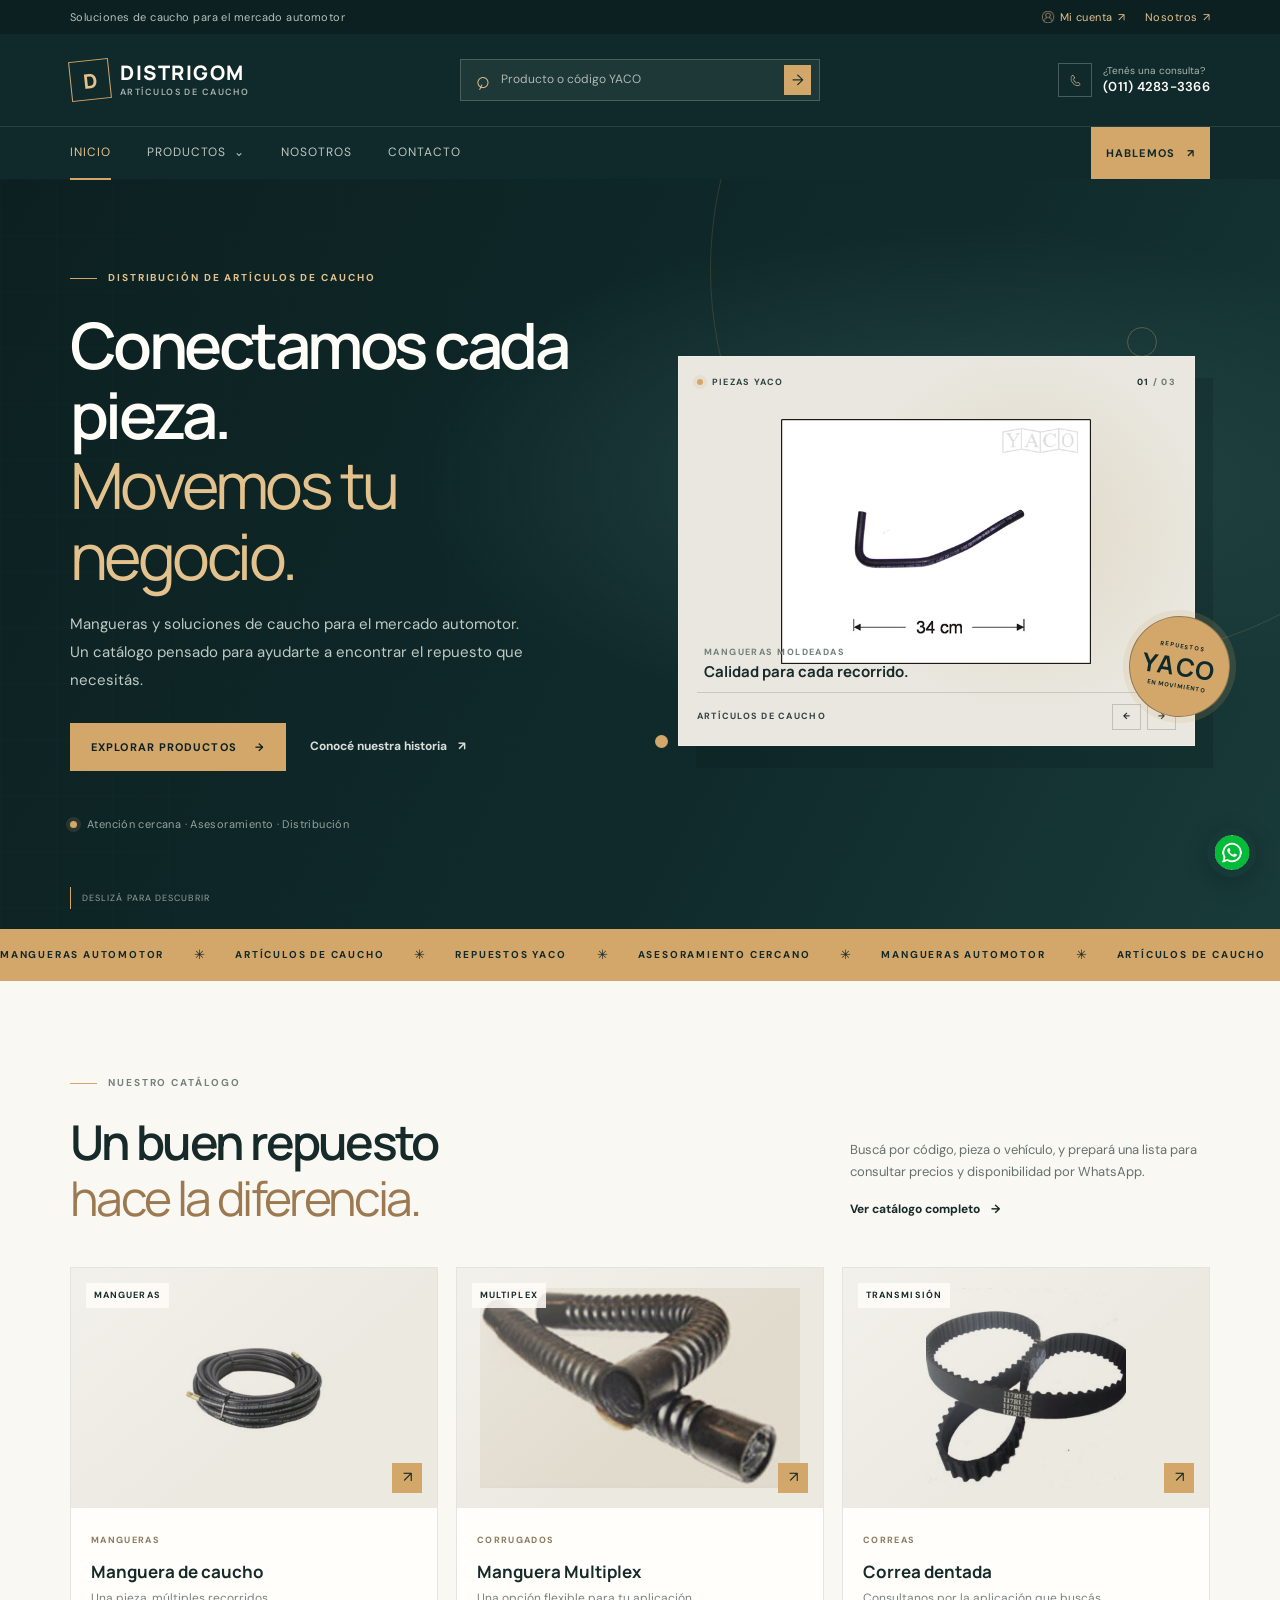
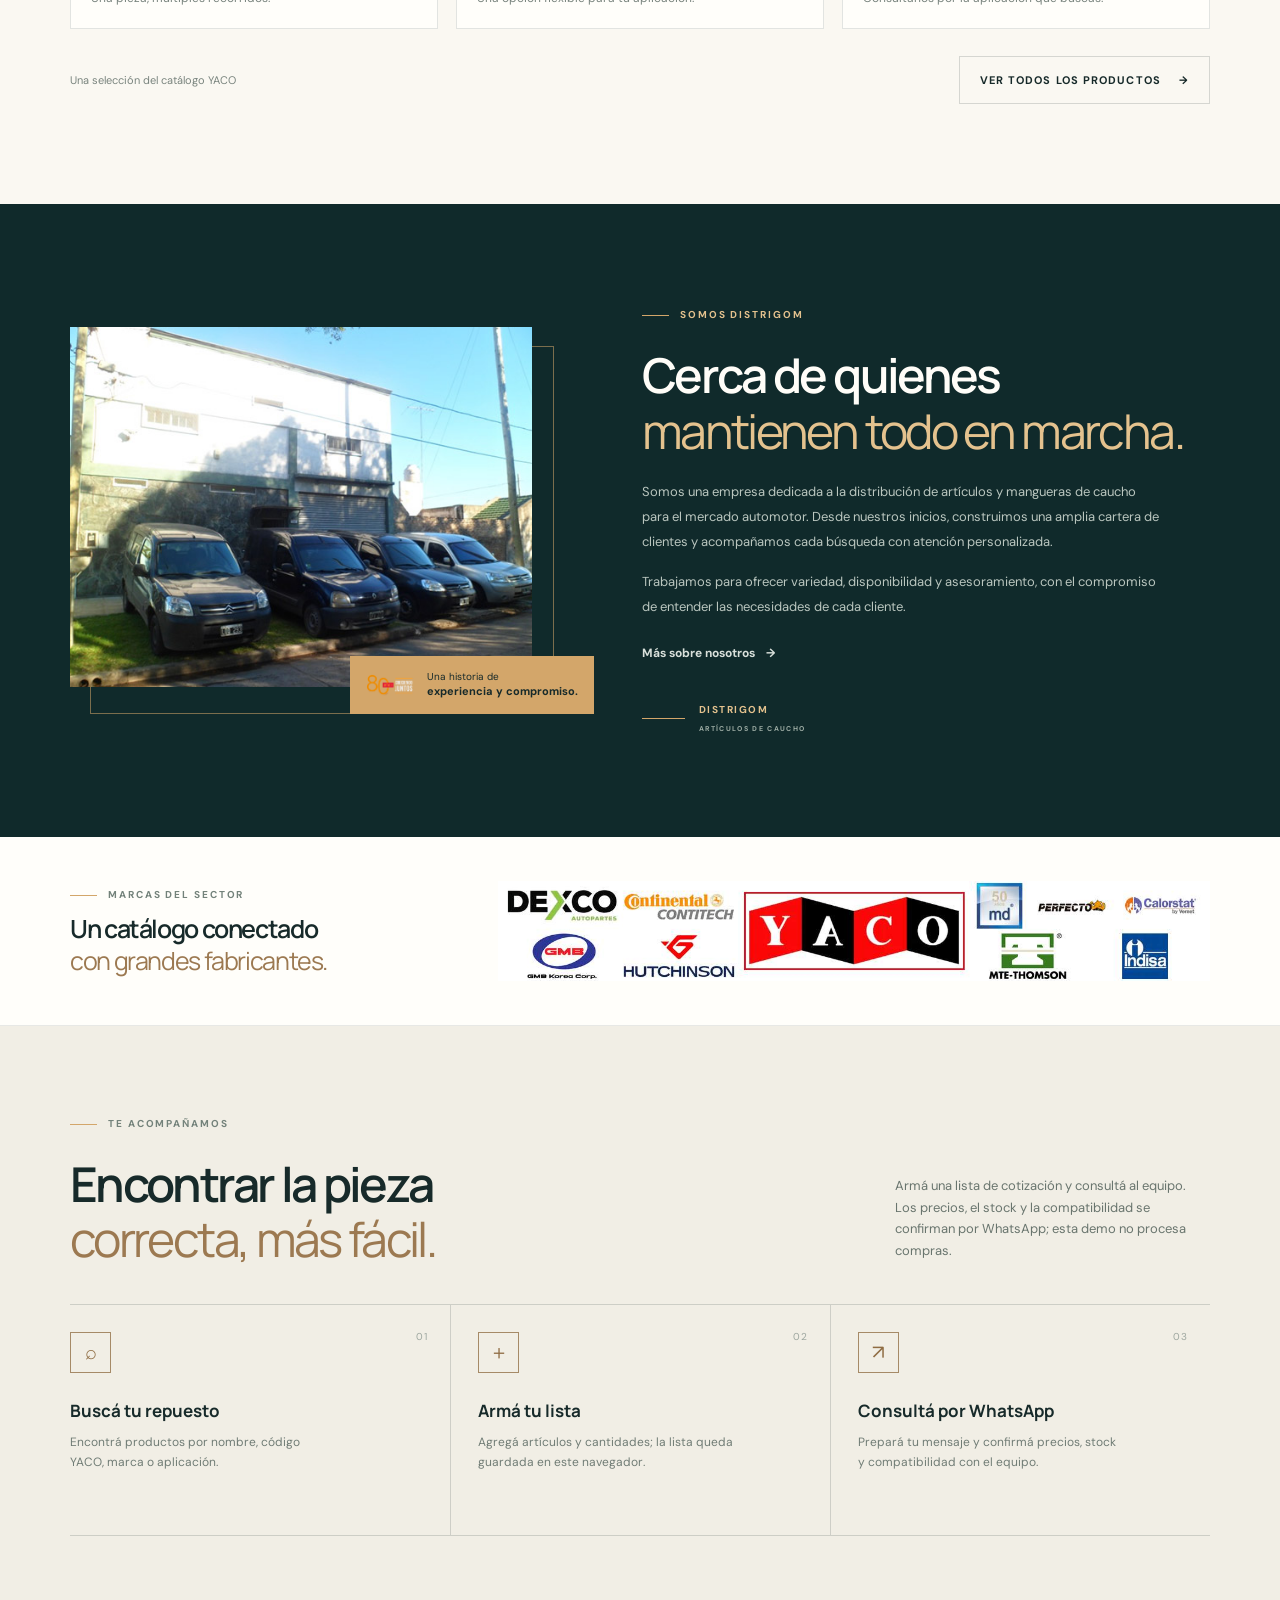
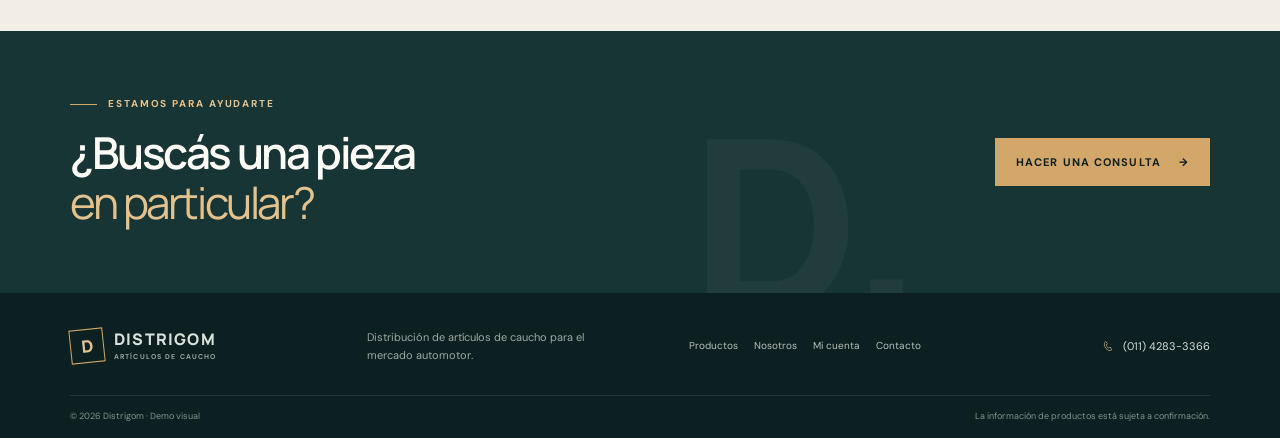
<file: index.html>
<!doctype html>
<html lang="es">
<head>
  <meta charset="utf-8">
  <meta name="viewport" content="width=device-width, initial-scale=1">
  <meta name="theme-color" content="#102a2b">
  <meta name="description" content="Distrigom: artículos de caucho y mangueras para el mercado automotor. Encontrá repuestos YACO y consultanos por compatibilidad.">
  <title>Distrigom | Artículos de caucho</title>
  <link rel="stylesheet" href="styles/main.css">
  <script src="scripts/site.js" defer></script>
</head>
<body>
  <div class="topline">
    <div class="container topline-inner">
      <span>Soluciones de caucho para el mercado automotor</span>
      <span class="topline-links"><a href="direcciones/mi-cuenta.html"><img class="topline-icon" src="imagenes/iconos/usuario.png" alt="">Mi cuenta <span aria-hidden="true">↗</span></a><a href="direcciones/caracteristicas.html">Nosotros <span aria-hidden="true">↗</span></a></span>
    </div>
  </div>
  <header class="site-header">
    <div class="container header-main">
      <a class="brand" href="index.html" aria-label="Distrigom, inicio">
        <span class="brand-mark" aria-hidden="true">D</span>
        <span class="brand-copy"><strong>DISTRIGOM</strong><small>ARTÍCULOS DE CAUCHO</small></span>
      </a>
      <form class="header-search" data-search-form data-products-url="direcciones/productos.html" role="search">
        <label class="sr-only" for="header-search">Buscar por producto o código YACO</label>
        <span aria-hidden="true">⌕</span>
        <input id="header-search" name="q" type="search" placeholder="Producto o código YACO" autocomplete="off">
        <button type="submit" aria-label="Buscar">→</button>
      </form>
      <a class="header-contact" href="tel:+541142833366"><span class="contact-icon" aria-hidden="true"><img src="imagenes/iconos/telefono.png" alt=""></span><span><small>¿Tenés una consulta?</small><strong>(011) 4283-3366</strong></span></a>
      <button class="menu-toggle" type="button" aria-expanded="false" aria-controls="primary-nav" aria-label="Abrir menú"><span></span><span></span><span></span></button>
    </div>
    <nav class="site-nav" id="primary-nav" aria-label="Navegación principal">
      <div class="container nav-inner">
        <a class="nav-link active" href="index.html" aria-current="page">Inicio</a>
        <a class="nav-link" href="direcciones/productos.html">Productos <span aria-hidden="true">⌄</span></a>
        <a class="nav-link" href="direcciones/caracteristicas.html">Nosotros</a>
        <a class="nav-link" href="direcciones/contactos.html">Contacto</a>
        <a class="nav-cta" href="direcciones/contactos.html">Hablemos <span aria-hidden="true">↗</span></a>
      </div>
    </nav>
  </header>

  <main>
    <section class="hero">
      <div class="hero-shape hero-shape-one" aria-hidden="true"></div>
      <div class="container hero-layout">
        <div class="hero-copy">
          <p class="eyebrow"><span class="eyebrow-line"></span> DISTRIBUCIÓN DE ARTÍCULOS DE CAUCHO</p>
          <h1>Conectamos cada pieza.<br><em>Movemos tu negocio.</em></h1>
          <p class="hero-lead">Mangueras y soluciones de caucho para el mercado automotor. Un catálogo pensado para ayudarte a encontrar el repuesto que necesitás.</p>
          <div class="hero-actions">
            <a class="button button-accent" href="direcciones/productos.html">Explorar productos <span aria-hidden="true">→</span></a>
            <a class="text-link light-link" href="direcciones/caracteristicas.html">Conocé nuestra historia <span aria-hidden="true">↗</span></a>
          </div>
          <div class="hero-proof"><span class="proof-dot"></span><span>Atención cercana · Asesoramiento · Distribución</span></div>
        </div>
        <div class="hero-visual" data-carousel aria-label="Productos destacados">
          <div class="visual-frame">
            <div class="visual-top"><span class="visual-label"><span class="status-dot"></span> PIEZAS YACO</span><span class="visual-counter"><span data-slide-current>01</span> / 03</span></div>
            <div class="hero-slides">
              <article class="hero-slide is-active" data-slide>
                <img src="imagenes/2599.gif" alt="Manguera de caucho YACO código 2599, 34 cm" fetchpriority="high">
                <div class="slide-caption"><span>Mangueras moldeadas</span><strong>Calidad para cada recorrido.</strong></div>
              </article>
              <article class="hero-slide" data-slide aria-hidden="true">
                <img src="imagenes/4738.jpg" alt="Manguera de caucho YACO código 4738, 18 cm" loading="lazy">
                <div class="slide-caption"><span>Repuestos automotores</span><strong>El ajuste que tu motor necesita.</strong></div>
              </article>
              <article class="hero-slide" data-slide aria-hidden="true">
                <img src="imagenes/2089.gif" alt="Manguera de caucho YACO código 2089, 18 cm" loading="lazy">
                <div class="slide-caption"><span>Catálogo YACO</span><strong>Encontrá tu próxima pieza.</strong></div>
              </article>
            </div>
            <div class="visual-bottom"><span>ARTÍCULOS DE CAUCHO</span><div class="carousel-controls"><button type="button" data-slide-prev aria-label="Imagen anterior">←</button><button type="button" data-slide-next aria-label="Imagen siguiente">→</button></div></div>
          </div>
          <div class="visual-stamp" aria-hidden="true"><span>REPUESTOS</span><strong>YACO</strong><span>EN MOVIMIENTO</span></div>
          <span class="visual-orbit orbit-a" aria-hidden="true"></span><span class="visual-orbit orbit-b" aria-hidden="true"></span>
        </div>
      </div>
      <a class="scroll-cue" href="#catalogo"><span></span> Deslizá para descubrir</a>
    </section>

    <section class="ticker" aria-label="Especialidades">
      <div class="ticker-track"><span>MANGUERAS AUTOMOTOR</span><b>✳</b><span>ARTÍCULOS DE CAUCHO</span><b>✳</b><span>REPUESTOS YACO</span><b>✳</b><span>ASESORAMIENTO CERCANO</span><b>✳</b><span aria-hidden="true">MANGUERAS AUTOMOTOR</span><b aria-hidden="true">✳</b><span aria-hidden="true">ARTÍCULOS DE CAUCHO</span><b aria-hidden="true">✳</b><span aria-hidden="true">REPUESTOS YACO</span><b aria-hidden="true">✳</b></div>
    </section>

    <section class="section section-products" id="catalogo">
      <div class="container">
        <div class="section-heading">
          <div><p class="eyebrow eyebrow-dark"><span class="eyebrow-line"></span> NUESTRO CATÁLOGO</p><h2>Un buen repuesto<br><em>hace la diferencia.</em></h2></div>
          <div class="heading-aside"><p>Buscá por código, pieza o vehículo, y prepará una lista para consultar precios y disponibilidad por WhatsApp.</p><a class="text-link" href="direcciones/productos.html">Ver catálogo completo <span aria-hidden="true">→</span></a></div>
        </div>
        <div class="featured-grid">
          <a class="featured-card" href="direcciones/productos.html?q=manguera%20de%20caucho">
            <div class="featured-image"><img src="imagenes/432690-z-300x300.jpg" alt="Manguera enrollada de caucho" loading="lazy"><span class="product-tag">MANGUERAS</span><span class="card-arrow" aria-hidden="true">↗</span></div>
            <div class="featured-info"><span>MANGUERAS</span><h3>Manguera de caucho</h3><p>Una pieza, múltiples recorridos.</p></div>
          </a>
          <a class="featured-card" href="direcciones/productos.html?q=Multiplex">
            <div class="featured-image"><img src="imagenes/Multiplex_01_5151f146415d1-300x188.jpg" alt="Manguera corrugada Multiplex" loading="lazy"><span class="product-tag">MULTIPLEX</span><span class="card-arrow" aria-hidden="true">↗</span></div>
            <div class="featured-info"><span>CORRUGADOS</span><h3>Manguera Multiplex</h3><p>Una opción flexible para tu aplicación.</p></div>
          </a>
          <a class="featured-card" href="direcciones/productos.html?q=correa%20dentada">
            <div class="featured-image"><img src="imagenes/Correa-dentada-automotora-300x300.jpg" alt="Correa dentada automotora" loading="lazy"><span class="product-tag">TRANSMISIÓN</span><span class="card-arrow" aria-hidden="true">↗</span></div>
            <div class="featured-info"><span>CORREAS</span><h3>Correa dentada</h3><p>Consultanos por la aplicación que buscás.</p></div>
          </a>
        </div>
        <div class="catalog-foot"><span>Una selección del catálogo YACO</span><a class="button button-outline" href="direcciones/productos.html">Ver todos los productos <span aria-hidden="true">→</span></a></div>
      </div>
    </section>

    <section class="about-band">
      <div class="container about-layout">
        <div class="about-visual">
          <div class="about-image-wrap"><img src="imagenes/1.jpg" alt="Fachada del establecimiento de Distrigom en Lomas de Zamora" loading="lazy"></div>
          <div class="about-note"><img src="imagenes/80-yaco.png" alt="80 años, creciendo juntos" loading="lazy"><span>Una historia de<br><strong>experiencia y compromiso.</strong></span></div>
          <span class="about-outline" aria-hidden="true"></span>
        </div>
        <div class="about-copy">
          <p class="eyebrow"><span class="eyebrow-line"></span> SOMOS DISTRIGOM</p>
          <h2>Cerca de quienes<br><em>mantienen todo en marcha.</em></h2>
          <p>Somos una empresa dedicada a la distribución de artículos y mangueras de caucho para el mercado automotor. Desde nuestros inicios, construimos una amplia cartera de clientes y acompañamos cada búsqueda con atención personalizada.</p>
          <p>Trabajamos para ofrecer variedad, disponibilidad y asesoramiento, con el compromiso de entender las necesidades de cada cliente.</p>
          <a class="text-link light-link" href="direcciones/caracteristicas.html">Más sobre nosotros <span aria-hidden="true">→</span></a>
          <div class="about-signature"><span class="signature-line"></span><span>DISTRIGOM <small>ARTÍCULOS DE CAUCHO</small></span></div>
        </div>
      </div>
    </section>

    <section class="brands-strip">
      <div class="container brands-inner">
        <div><p class="eyebrow eyebrow-dark"><span class="eyebrow-line"></span> MARCAS DEL SECTOR</p><h2>Un catálogo conectado<br><em>con grandes fabricantes.</em></h2></div>
        <img src="imagenes/proveedores_yaco_1184x166.png" alt="Marcas y fabricantes: Dexco, Continental ContiTech, YACO, Gates, GMB, Hutchinson, MTE-Thomson e Indisa" loading="lazy">
      </div>
    </section>

    <section class="section section-steps">
      <div class="container">
        <div class="section-heading compact-heading"><div><p class="eyebrow eyebrow-dark"><span class="eyebrow-line"></span> TE ACOMPAÑAMOS</p><h2>Encontrar la pieza<br><em>correcta, más fácil.</em></h2></div><p class="steps-intro">Armá una lista de cotización y consultá al equipo. Los precios, el stock y la compatibilidad se confirman por WhatsApp; esta demo no procesa compras.</p></div>
        <div class="steps-grid">
          <article class="step-card"><span class="step-number">01</span><span class="step-icon" aria-hidden="true">⌕</span><h3>Buscá tu repuesto</h3><p>Encontrá productos por nombre, código YACO, marca o aplicación.</p></article>
          <article class="step-card"><span class="step-number">02</span><span class="step-icon" aria-hidden="true">＋</span><h3>Armá tu lista</h3><p>Agregá artículos y cantidades; la lista queda guardada en este navegador.</p></article>
          <article class="step-card"><span class="step-number">03</span><span class="step-icon" aria-hidden="true">↗</span><h3>Consultá por WhatsApp</h3><p>Prepará tu mensaje y confirmá precios, stock y compatibilidad con el equipo.</p></article>
        </div>
      </div>
    </section>

    <section class="closing-cta">
      <div class="container closing-inner"><div><p class="eyebrow"><span class="eyebrow-line"></span> ESTAMOS PARA AYUDARTE</p><h2>¿Buscás una pieza<br><em>en particular?</em></h2></div><a class="button button-accent" href="direcciones/contactos.html">Hacer una consulta <span aria-hidden="true">→</span></a><span class="cta-decoration" aria-hidden="true">D.</span></div>
    </section>
  </main>

  <footer class="site-footer">
    <div class="container footer-main">
      <a class="brand brand-footer" href="index.html"><span class="brand-mark" aria-hidden="true">D</span><span class="brand-copy"><strong>DISTRIGOM</strong><small>ARTÍCULOS DE CAUCHO</small></span></a>
      <p>Distribución de artículos de caucho para el mercado automotor.</p>
      <div class="footer-links"><a href="direcciones/productos.html">Productos</a><a href="direcciones/caracteristicas.html">Nosotros</a><a href="direcciones/mi-cuenta.html">Mi cuenta</a><a href="direcciones/contactos.html">Contacto</a></div>
      <a class="footer-phone" href="tel:+541142833366"><img src="imagenes/iconos/telefono.png" alt=""> (011) 4283-3366</a>
    </div>
    <div class="container footer-bottom"><span>© <span data-year></span> Distrigom · Demo visual</span><span>La información de productos está sujeta a confirmación.</span></div>
  </footer>
  <a class="whatsapp-float" href="https://wa.me/1151101561?text=Hola%2C%20quiero%20hacer%20una%20consulta%20sobre%20un%20producto." target="_blank" rel="noopener noreferrer" aria-label="Consultar por WhatsApp"><img class="whatsapp-float-icon" src="imagenes/iconos/whatsapp.png" alt=""><span>Consultar</span></a>
</body>
</html>
</file>
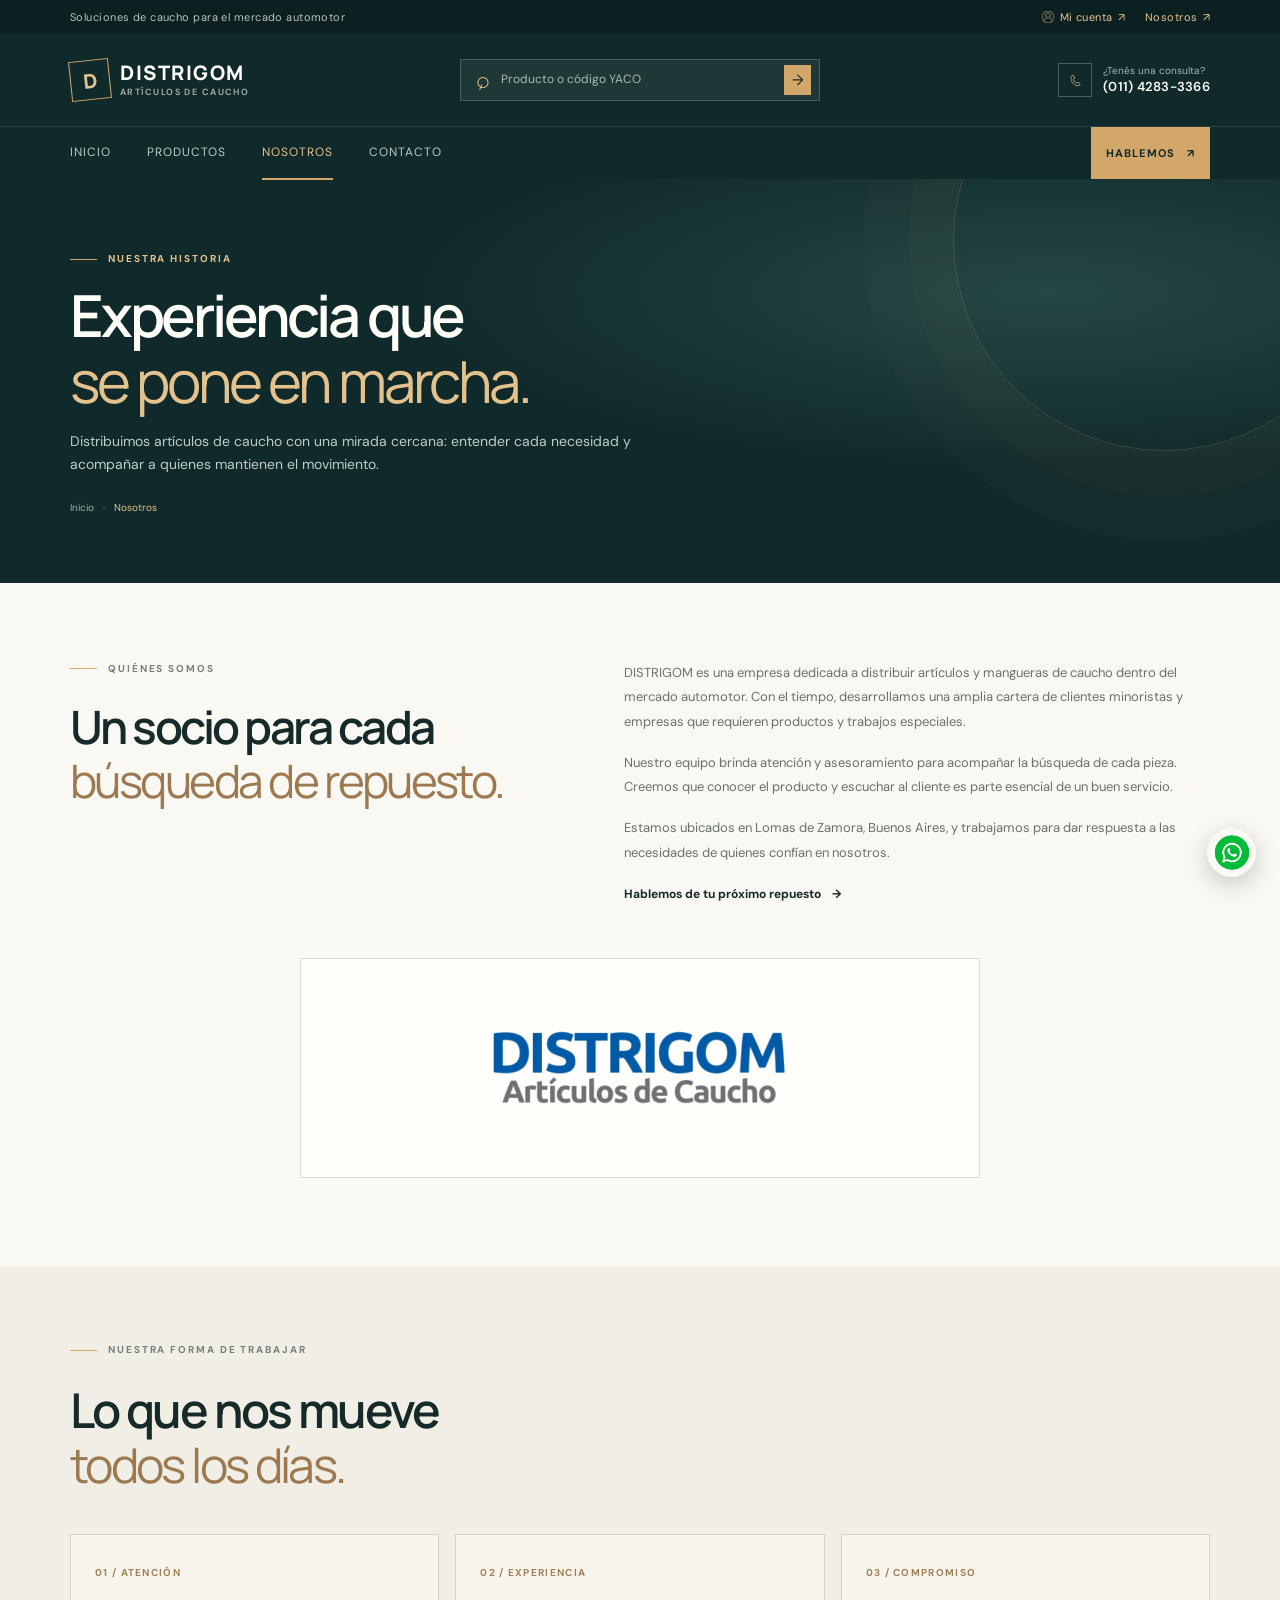
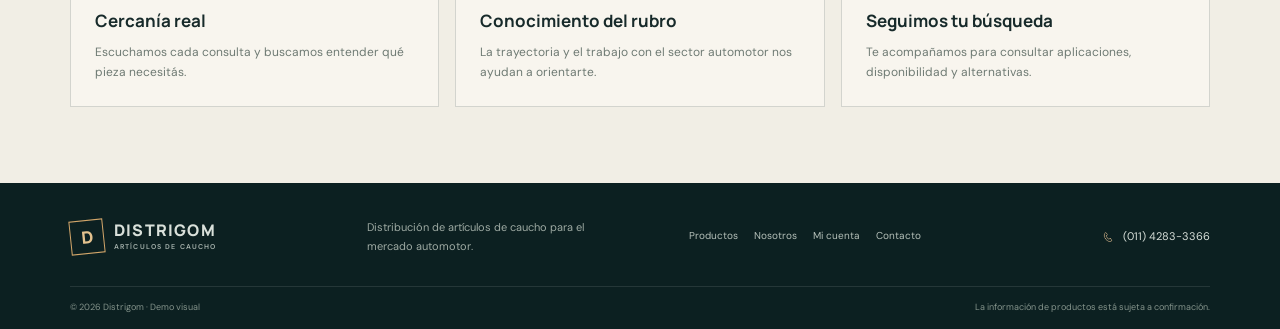
<file: direcciones/caracteristicas.html>
<!doctype html>
<html lang="es">
<head>
  <meta charset="utf-8">
  <meta name="viewport" content="width=device-width, initial-scale=1">
  <meta name="theme-color" content="#102a2b">
  <meta name="description" content="Conocé Distrigom, distribuidora de artículos de caucho y mangueras para el mercado automotor.">
  <title>Nosotros | Distrigom</title>
  <link rel="stylesheet" href="../styles/main.css">
  <script src="../scripts/site.js" defer></script>
</head>
<body>
  <div class="topline"><div class="container topline-inner"><span>Soluciones de caucho para el mercado automotor</span><span class="topline-links"><a href="mi-cuenta.html"><img class="topline-icon" src="../imagenes/iconos/usuario.png" alt="">Mi cuenta <span aria-hidden="true">↗</span></a><a href="caracteristicas.html">Nosotros <span aria-hidden="true">↗</span></a></span></div></div>
  <header class="site-header">
    <div class="container header-main">
      <a class="brand" href="../index.html" aria-label="Distrigom, inicio"><span class="brand-mark" aria-hidden="true">D</span><span class="brand-copy"><strong>DISTRIGOM</strong><small>ARTÍCULOS DE CAUCHO</small></span></a>
      <form class="header-search" data-search-form data-products-url="productos.html" role="search"><label class="sr-only" for="header-search">Buscar por producto o código YACO</label><span aria-hidden="true">⌕</span><input id="header-search" name="q" type="search" placeholder="Producto o código YACO" autocomplete="off"><button type="submit" aria-label="Buscar">→</button></form>
      <a class="header-contact" href="tel:+541142833366"><span class="contact-icon" aria-hidden="true"><img src="../imagenes/iconos/telefono.png" alt=""></span><span><small>¿Tenés una consulta?</small><strong>(011) 4283-3366</strong></span></a>
      <button class="menu-toggle" type="button" aria-expanded="false" aria-controls="primary-nav" aria-label="Abrir menú"><span></span><span></span><span></span></button>
    </div>
    <nav class="site-nav" id="primary-nav" aria-label="Navegación principal"><div class="container nav-inner"><a class="nav-link" href="../index.html">Inicio</a><a class="nav-link" href="productos.html">Productos</a><a class="nav-link active" href="caracteristicas.html" aria-current="page">Nosotros</a><a class="nav-link" href="contactos.html">Contacto</a><a class="nav-cta" href="contactos.html">Hablemos <span aria-hidden="true">↗</span></a></div></nav>
  </header>
  <main>
    <section class="page-hero"><div class="container"><p class="eyebrow"><span class="eyebrow-line"></span> NUESTRA HISTORIA</p><h1>Experiencia que<br><em>se pone en marcha.</em></h1><p>Distribuimos artículos de caucho con una mirada cercana: entender cada necesidad y acompañar a quienes mantienen el movimiento.</p><div class="breadcrumbs"><a href="../index.html">Inicio</a><span>·</span><span>Nosotros</span></div></div></section>
    <section class="story-section"><div class="container"><div class="story-intro"><div><p class="eyebrow eyebrow-dark"><span class="eyebrow-line"></span> QUIÉNES SOMOS</p><h2>Un socio para cada<br><em>búsqueda de repuesto.</em></h2></div><div class="story-copy"><p>DISTRIGOM es una empresa dedicada a distribuir artículos y mangueras de caucho dentro del mercado automotor. Con el tiempo, desarrollamos una amplia cartera de clientes minoristas y empresas que requieren productos y trabajos especiales.</p><p>Nuestro equipo brinda atención y asesoramiento para acompañar la búsqueda de cada pieza. Creemos que conocer el producto y escuchar al cliente es parte esencial de un buen servicio.</p><p>Estamos ubicados en Lomas de Zamora, Buenos Aires, y trabajamos para dar respuesta a las necesidades de quienes confían en nosotros.</p><a class="text-link" href="contactos.html">Hablemos de tu próximo repuesto <span aria-hidden="true">→</span></a></div></div><div class="story-image"><img src="../imagenes/logo-300x95.png" alt="Distrigom, artículos de caucho" loading="lazy"></div></div></section>
    <section class="values-section"><div class="container"><div class="section-heading"><div><p class="eyebrow eyebrow-dark"><span class="eyebrow-line"></span> NUESTRA FORMA DE TRABAJAR</p><h2>Lo que nos mueve<br><em>todos los días.</em></h2></div></div><div class="values-grid"><article class="value-card"><span>01 / ATENCIÓN</span><h3>Cercanía real</h3><p>Escuchamos cada consulta y buscamos entender qué pieza necesitás.</p></article><article class="value-card"><span>02 / EXPERIENCIA</span><h3>Conocimiento del rubro</h3><p>La trayectoria y el trabajo con el sector automotor nos ayudan a orientarte.</p></article><article class="value-card"><span>03 / COMPROMISO</span><h3>Seguimos tu búsqueda</h3><p>Te acompañamos para consultar aplicaciones, disponibilidad y alternativas.</p></article></div></div></section>
  </main>
  <footer class="site-footer"><div class="container footer-main"><a class="brand brand-footer" href="../index.html"><span class="brand-mark" aria-hidden="true">D</span><span class="brand-copy"><strong>DISTRIGOM</strong><small>ARTÍCULOS DE CAUCHO</small></span></a><p>Distribución de artículos de caucho para el mercado automotor.</p><div class="footer-links"><a href="productos.html">Productos</a><a href="caracteristicas.html">Nosotros</a><a href="mi-cuenta.html">Mi cuenta</a><a href="contactos.html">Contacto</a></div><a class="footer-phone" href="tel:+541142833366"><img src="../imagenes/iconos/telefono.png" alt=""> (011) 4283-3366</a></div><div class="container footer-bottom"><span>© <span data-year></span> Distrigom · Demo visual</span><span>La información de productos está sujeta a confirmación.</span></div></footer>
  <a class="whatsapp-float" href="https://wa.me/1151101561?text=Hola%2C%20quiero%20hacer%20una%20consulta%20sobre%20un%20producto." target="_blank" rel="noopener noreferrer" aria-label="Consultar por WhatsApp"><img class="whatsapp-float-icon" src="../imagenes/iconos/whatsapp.png" alt=""><span>Consultar</span></a>
</body>
</html>
</file>
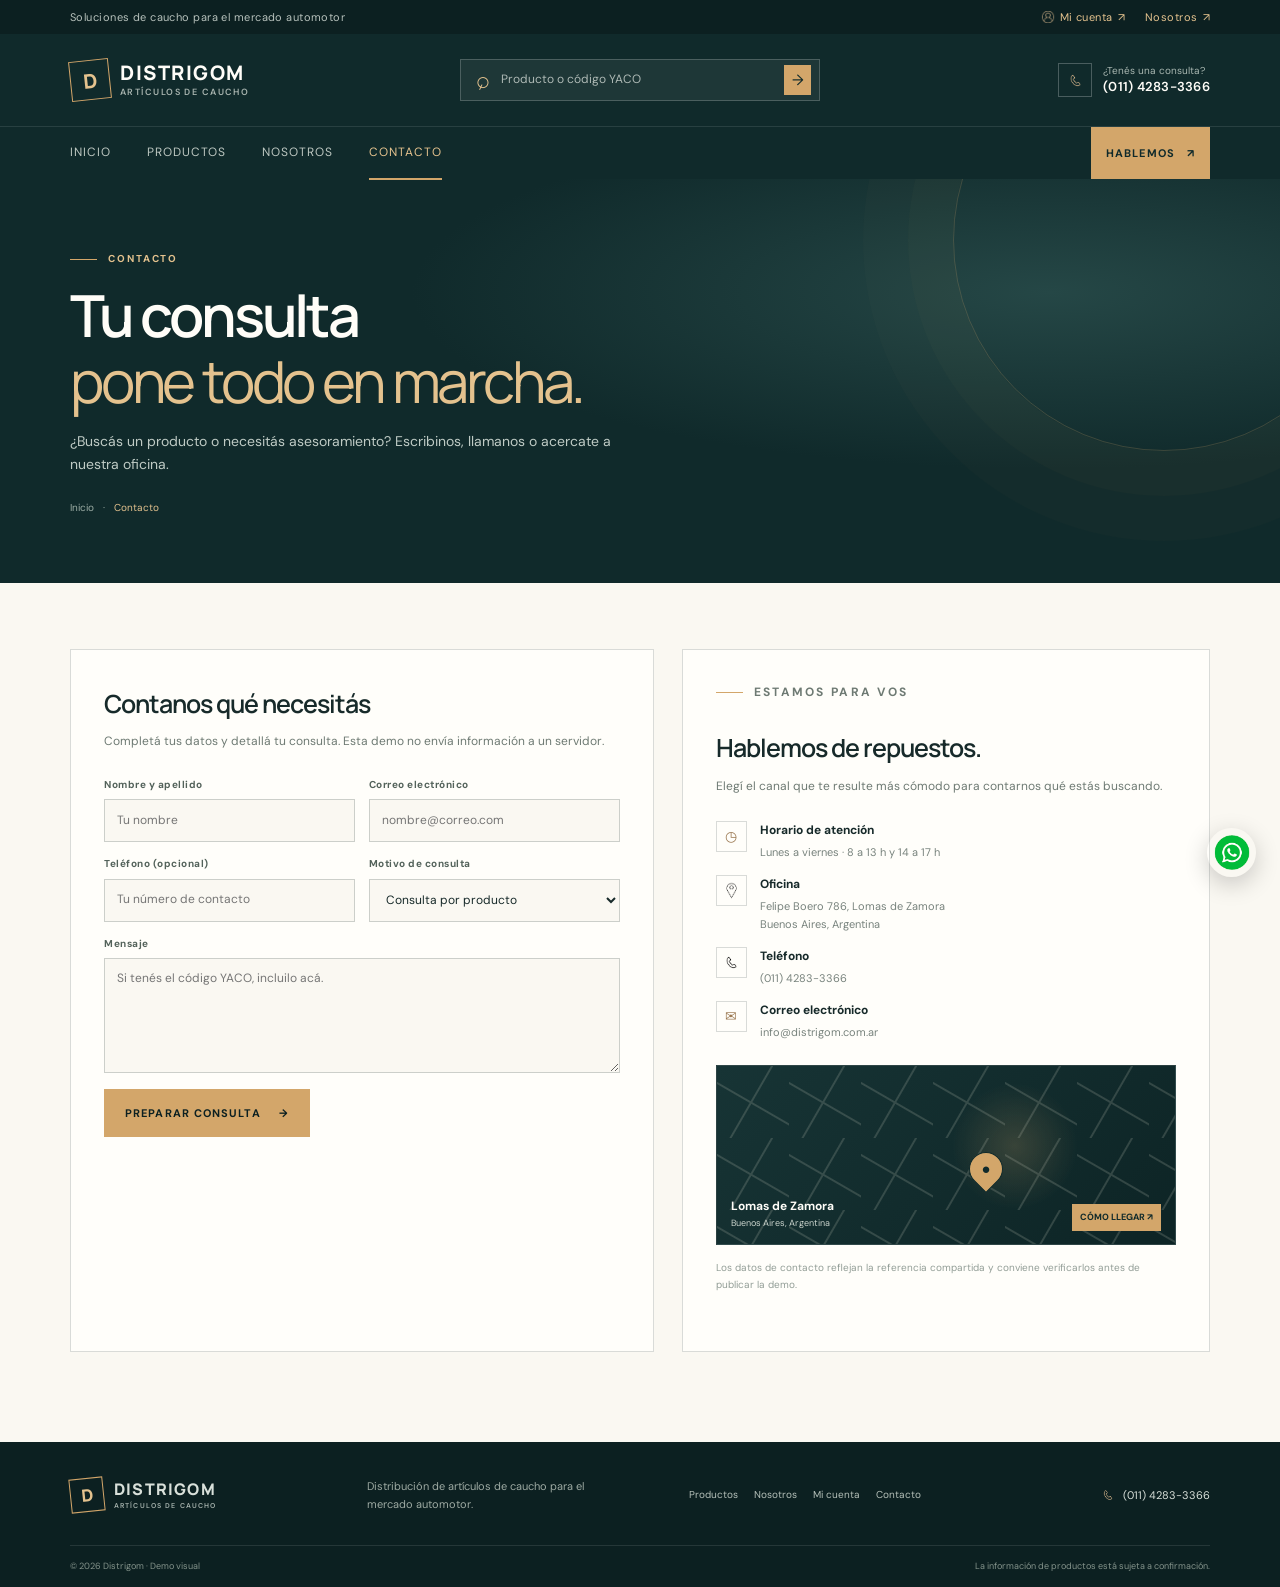
<file: direcciones/contactos.html>
<!doctype html>
<html lang="es">
<head>
  <meta charset="utf-8">
  <meta name="viewport" content="width=device-width, initial-scale=1">
  <meta name="theme-color" content="#102a2b">
  <meta name="description" content="Contactá a Distrigom para consultar por artículos de caucho y mangueras automotor.">
  <title>Contacto | Distrigom</title>
  <link rel="stylesheet" href="../styles/main.css">
  <script src="../scripts/site.js" defer></script>
</head>
<body>
  <div class="topline"><div class="container topline-inner"><span>Soluciones de caucho para el mercado automotor</span><span class="topline-links"><a href="mi-cuenta.html"><img class="topline-icon" src="../imagenes/iconos/usuario.png" alt="">Mi cuenta <span aria-hidden="true">↗</span></a><a href="caracteristicas.html">Nosotros <span aria-hidden="true">↗</span></a></span></div></div>
  <header class="site-header">
    <div class="container header-main">
      <a class="brand" href="../index.html" aria-label="Distrigom, inicio"><span class="brand-mark" aria-hidden="true">D</span><span class="brand-copy"><strong>DISTRIGOM</strong><small>ARTÍCULOS DE CAUCHO</small></span></a>
      <form class="header-search" data-search-form data-products-url="productos.html" role="search"><label class="sr-only" for="header-search">Buscar por producto o código YACO</label><span aria-hidden="true">⌕</span><input id="header-search" name="q" type="search" placeholder="Producto o código YACO" autocomplete="off"><button type="submit" aria-label="Buscar">→</button></form>
      <a class="header-contact" href="tel:+541142833366"><span class="contact-icon" aria-hidden="true"><img src="../imagenes/iconos/telefono.png" alt=""></span><span><small>¿Tenés una consulta?</small><strong>(011) 4283-3366</strong></span></a>
      <button class="menu-toggle" type="button" aria-expanded="false" aria-controls="primary-nav" aria-label="Abrir menú"><span></span><span></span><span></span></button>
    </div>
    <nav class="site-nav" id="primary-nav" aria-label="Navegación principal"><div class="container nav-inner"><a class="nav-link" href="../index.html">Inicio</a><a class="nav-link" href="productos.html">Productos</a><a class="nav-link" href="caracteristicas.html">Nosotros</a><a class="nav-link active" href="contactos.html" aria-current="page">Contacto</a><a class="nav-cta" href="#contact-form">Hablemos <span aria-hidden="true">↗</span></a></div></nav>
  </header>
  <main>
    <section class="page-hero"><div class="container"><p class="eyebrow"><span class="eyebrow-line"></span> CONTACTO</p><h1>Tu consulta<br><em>pone todo en marcha.</em></h1><p>¿Buscás un producto o necesitás asesoramiento? Escribinos, llamanos o acercate a nuestra oficina.</p><div class="breadcrumbs"><a href="../index.html">Inicio</a><span>·</span><span>Contacto</span></div></div></section>
    <section class="contact-section"><div class="container contact-grid">
      <div class="contact-panel"><h2>Contanos qué necesitás</h2><p>Completá tus datos y detallá tu consulta. Esta demo no envía información a un servidor.</p>
        <form class="contact-form" id="contact-form" data-contact-form>
          <div class="form-field"><label for="contact-name">Nombre y apellido</label><input id="contact-name" name="name" type="text" autocomplete="name" placeholder="Tu nombre" required minlength="2"></div>
          <div class="form-field"><label for="contact-email">Correo electrónico</label><input id="contact-email" name="email" type="email" autocomplete="email" placeholder="nombre@correo.com" required></div>
          <div class="form-field"><label for="contact-phone">Teléfono <span>(opcional)</span></label><input id="contact-phone" name="phone" type="tel" autocomplete="tel" placeholder="Tu número de contacto"></div>
          <div class="form-field"><label for="contact-topic">Motivo de consulta</label><select id="contact-topic" name="topic"><option>Consulta por producto</option><option>Compatibilidad</option><option>Distribución</option><option>Otro</option></select></div>
          <div class="form-field full"><label for="contact-message">Mensaje</label><textarea id="contact-message" name="message" placeholder="Si tenés el código YACO, incluilo acá." required minlength="8"></textarea></div>
          <button class="button button-accent contact-submit" type="submit">Preparar consulta <span aria-hidden="true">→</span></button>
          <p class="form-message" data-form-message tabindex="-1" role="status" hidden>Gracias por completar el formulario. Esta es una demo: no se enviaron tus datos. Para contactarnos, usá el teléfono o WhatsApp.</p>
        </form>
      </div>
      <aside class="contact-panel"><p class="eyebrow eyebrow-dark"><span class="eyebrow-line"></span> ESTAMOS PARA VOS</p><h2>Hablemos de repuestos.</h2><p>Elegí el canal que te resulte más cómodo para contarnos qué estás buscando.</p>
        <ul class="contact-details">
          <li><span class="detail-icon" aria-hidden="true">◷</span><span><strong>Horario de atención</strong>Lunes a viernes · 8 a 13 h y 14 a 17 h</span></li>
          <li><span class="detail-icon" aria-hidden="true"><img src="../imagenes/iconos/ubicacion.png" alt=""></span><span><strong>Oficina</strong>Felipe Boero 786, Lomas de Zamora<br>Buenos Aires, Argentina</span></li>
          <li><span class="detail-icon" aria-hidden="true"><img src="../imagenes/iconos/telefono.png" alt=""></span><span><strong>Teléfono</strong><a href="tel:+541142833366">(011) 4283-3366</a></span></li>
          <li><span class="detail-icon" aria-hidden="true">✉</span><span><strong>Correo electrónico</strong><a href="mailto:info@distrigom.com.ar">info@distrigom.com.ar</a></span></li>
        </ul>
        <div class="map-card"><span class="map-pin" aria-hidden="true"><span>●</span></span><div class="map-caption"><span><strong>Lomas de Zamora</strong>Buenos Aires, Argentina</span><a href="https://www.google.com/maps/search/?api=1&query=Felipe+Boero+786%2C+Lomas+de+Zamora%2C+Buenos+Aires" target="_blank" rel="noopener noreferrer">CÓMO LLEGAR ↗</a></div></div>
        <p class="contact-demo-note">Los datos de contacto reflejan la referencia compartida y conviene verificarlos antes de publicar la demo.</p>
      </aside>
    </div></section>
  </main>
  <footer class="site-footer"><div class="container footer-main"><a class="brand brand-footer" href="../index.html"><span class="brand-mark" aria-hidden="true">D</span><span class="brand-copy"><strong>DISTRIGOM</strong><small>ARTÍCULOS DE CAUCHO</small></span></a><p>Distribución de artículos de caucho para el mercado automotor.</p><div class="footer-links"><a href="productos.html">Productos</a><a href="caracteristicas.html">Nosotros</a><a href="mi-cuenta.html">Mi cuenta</a><a href="contactos.html">Contacto</a></div><a class="footer-phone" href="tel:+541142833366"><img src="../imagenes/iconos/telefono.png" alt=""> (011) 4283-3366</a></div><div class="container footer-bottom"><span>© <span data-year></span> Distrigom · Demo visual</span><span>La información de productos está sujeta a confirmación.</span></div></footer>
  <a class="whatsapp-float" href="https://wa.me/1151101561?text=Hola%2C%20quiero%20hacer%20una%20consulta%20sobre%20un%20producto." target="_blank" rel="noopener noreferrer" aria-label="Consultar por WhatsApp"><img class="whatsapp-float-icon" src="../imagenes/iconos/whatsapp.png" alt=""><span>Consultar</span></a>
</body>
</html>
</file>
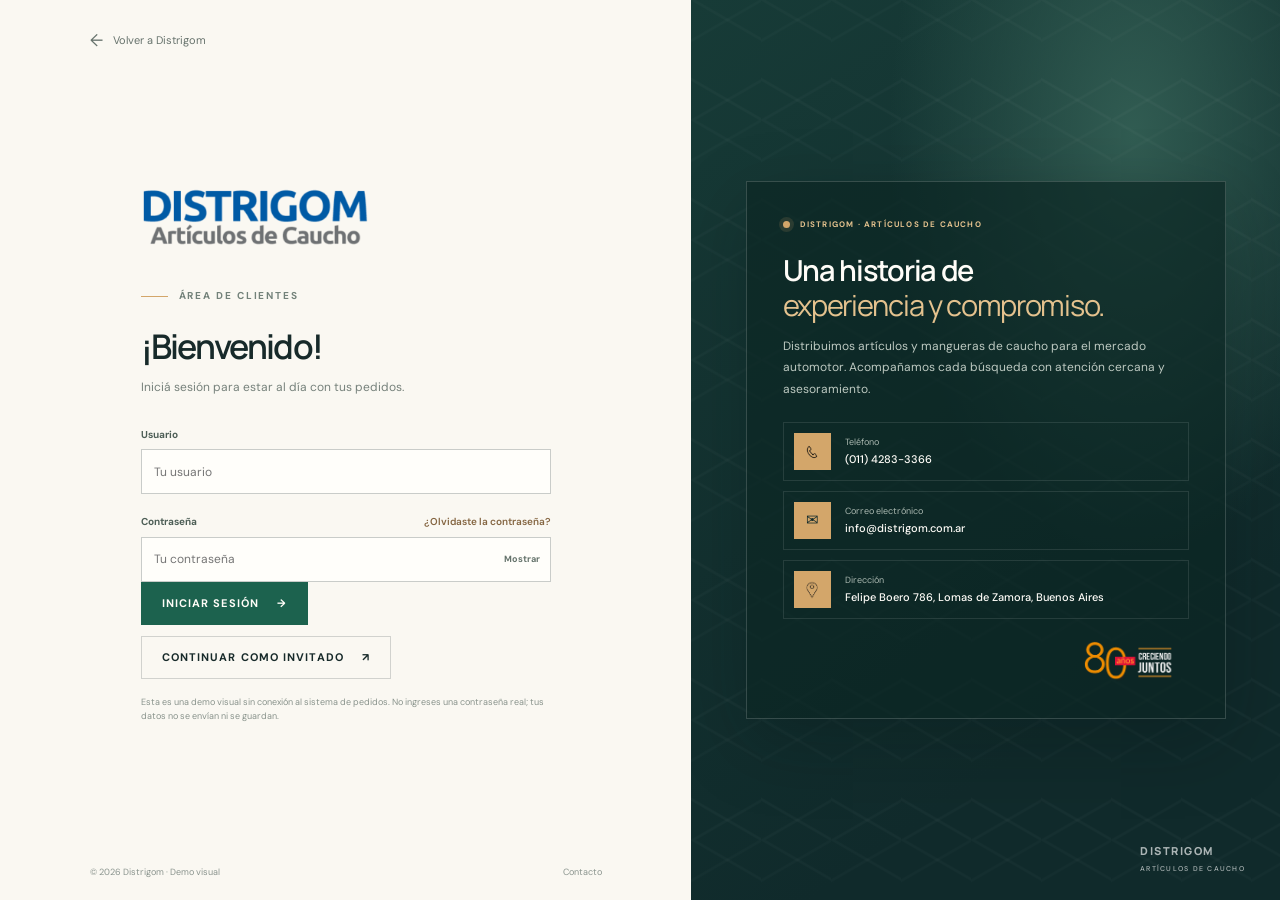
<file: direcciones/mi-cuenta.html>
<!doctype html>
<html lang="es">
<head>
  <meta charset="utf-8">
  <meta name="viewport" content="width=device-width, initial-scale=1">
  <meta name="theme-color" content="#102a2b">
  <meta name="description" content="Acceso de demostración a la cuenta de Distrigom.">
  <title>Mi cuenta | Distrigom</title>
  <link rel="stylesheet" href="../styles/main.css">
  <script src="../scripts/site.js" defer></script>
</head>
<body class="account-body">
  <main class="account-page">
    <section class="account-form-panel" aria-labelledby="account-title">
      <a class="account-back" href="../index.html"><span aria-hidden="true">←</span> Volver a Distrigom</a>
      <div class="account-form-wrap">
        <a class="account-logo" href="../index.html" aria-label="Distrigom, inicio"><img src="../imagenes/logo-300x95.png" alt="Distrigom, artículos de caucho"></a>
        <p class="eyebrow eyebrow-dark"><span class="eyebrow-line"></span> ÁREA DE CLIENTES</p>
        <h1 id="account-title">¡Bienvenido!</h1>
        <p class="account-lead">Iniciá sesión para estar al día con tus pedidos.</p>
        <form class="account-form" data-demo-login>
          <label for="account-user">Usuario</label>
          <input id="account-user" name="username" type="text" placeholder="Tu usuario" autocomplete="username" required>
          <div class="account-password-label"><label for="account-password">Contraseña</label><button type="button" class="account-text-button" data-recover-password>¿Olvidaste la contraseña?</button></div>
          <div class="password-field"><input id="account-password" name="password" type="password" placeholder="Tu contraseña" autocomplete="current-password" required><button type="button" data-toggle-password aria-label="Mostrar contraseña" aria-pressed="false">Mostrar</button></div>
          <button class="button button-account" type="submit">Iniciar sesión <span aria-hidden="true">→</span></button>
          <a class="button button-guest" href="productos.html">Continuar como invitado <span aria-hidden="true">↗</span></a>
          <p class="account-status" data-account-status role="status" tabindex="-1" hidden></p>
        </form>
        <p class="account-safety">Esta es una demo visual sin conexión al sistema de pedidos. No ingreses una contraseña real; tus datos no se envían ni se guardan.</p>
      </div>
      <footer class="account-footer"><span>© <span data-year></span> Distrigom · Demo visual</span><a href="contactos.html">Contacto</a></footer>
    </section>
    <aside class="account-info">
      <div class="account-pattern" aria-hidden="true"></div>
      <div class="account-info-card">
        <span class="account-info-kicker"><span class="status-dot"></span> DISTRIGOM · ARTÍCULOS DE CAUCHO</span>
        <h2>Una historia de<br><em>experiencia y compromiso.</em></h2>
        <p>Distribuimos artículos y mangueras de caucho para el mercado automotor. Acompañamos cada búsqueda con atención cercana y asesoramiento.</p>
        <div class="account-info-links">
          <a href="tel:+541142833366"><span class="account-info-icon" aria-hidden="true"><img src="../imagenes/iconos/telefono.png" alt=""></span><span><small>Teléfono</small><strong>(011) 4283-3366</strong></span></a>
          <a href="mailto:info@distrigom.com.ar"><span class="account-info-icon" aria-hidden="true">✉</span><span><small>Correo electrónico</small><strong>info@distrigom.com.ar</strong></span></a>
          <a href="https://www.google.com/maps/search/?api=1&query=Felipe+Boero+786%2C+Lomas+de+Zamora%2C+Buenos+Aires" target="_blank" rel="noopener noreferrer"><span class="account-info-icon" aria-hidden="true"><img src="../imagenes/iconos/ubicacion.png" alt=""></span><span><small>Dirección</small><strong>Felipe Boero 786, Lomas de Zamora, Buenos Aires</strong></span></a>
        </div>
        <img class="account-yaco-mark" src="../imagenes/80-yaco.png" alt="YACO, 80 años creciendo juntos">
      </div>
      <a class="account-info-home" href="../index.html">DISTRIGOM <span>ARTÍCULOS DE CAUCHO</span></a>
    </aside>
  </main>
</body>
</html>
</file>
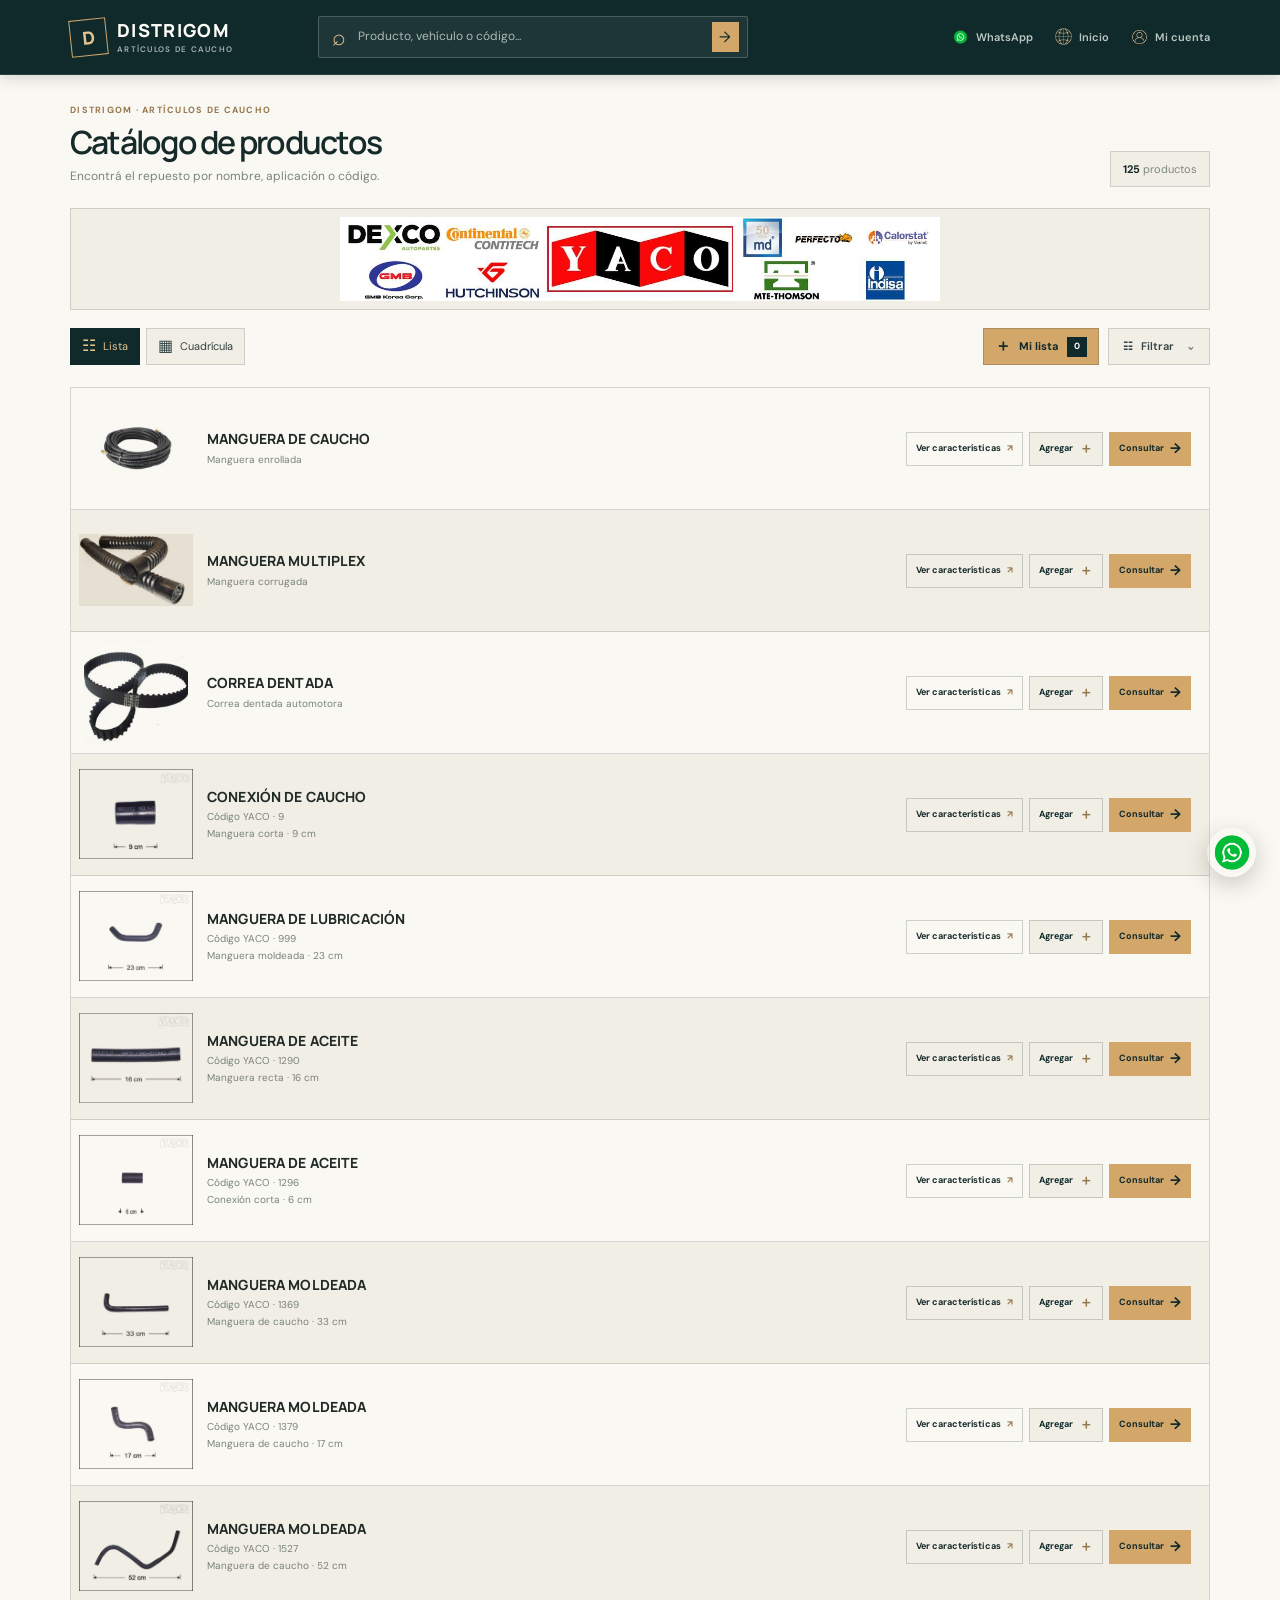
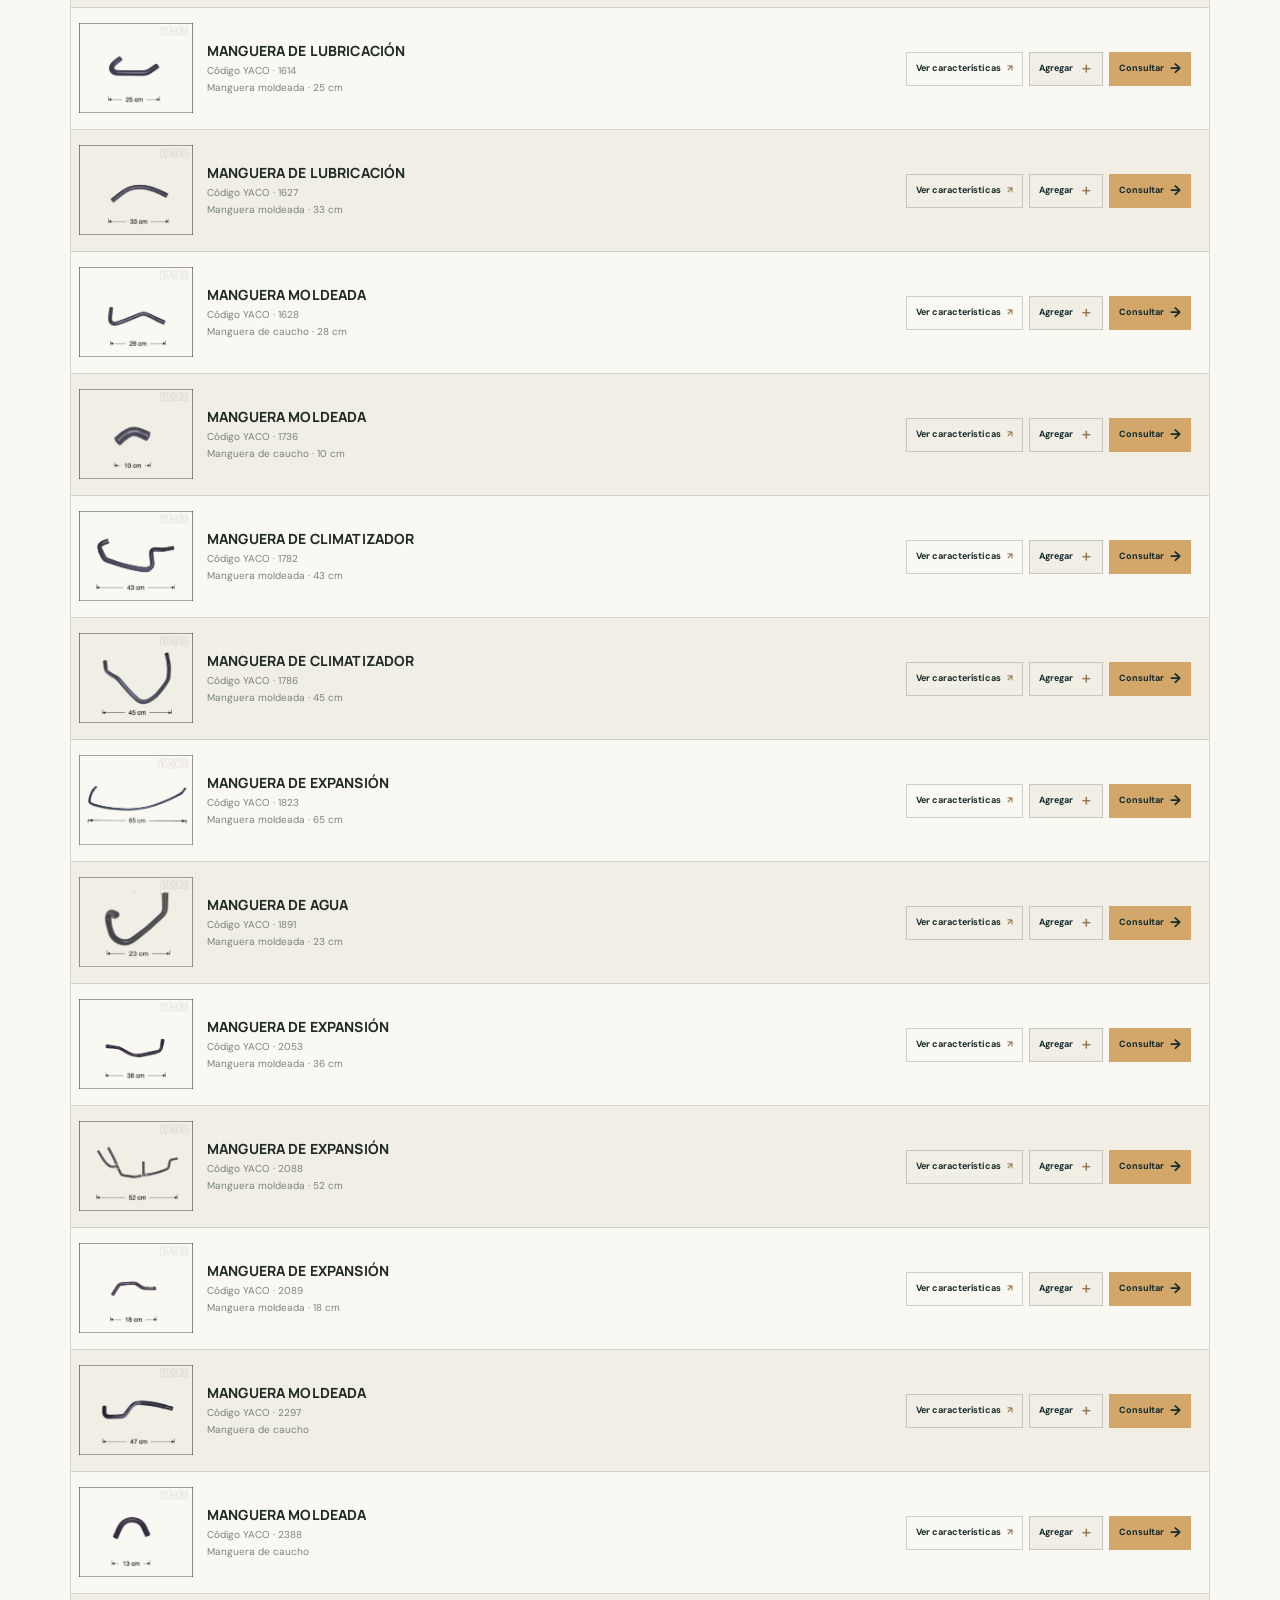
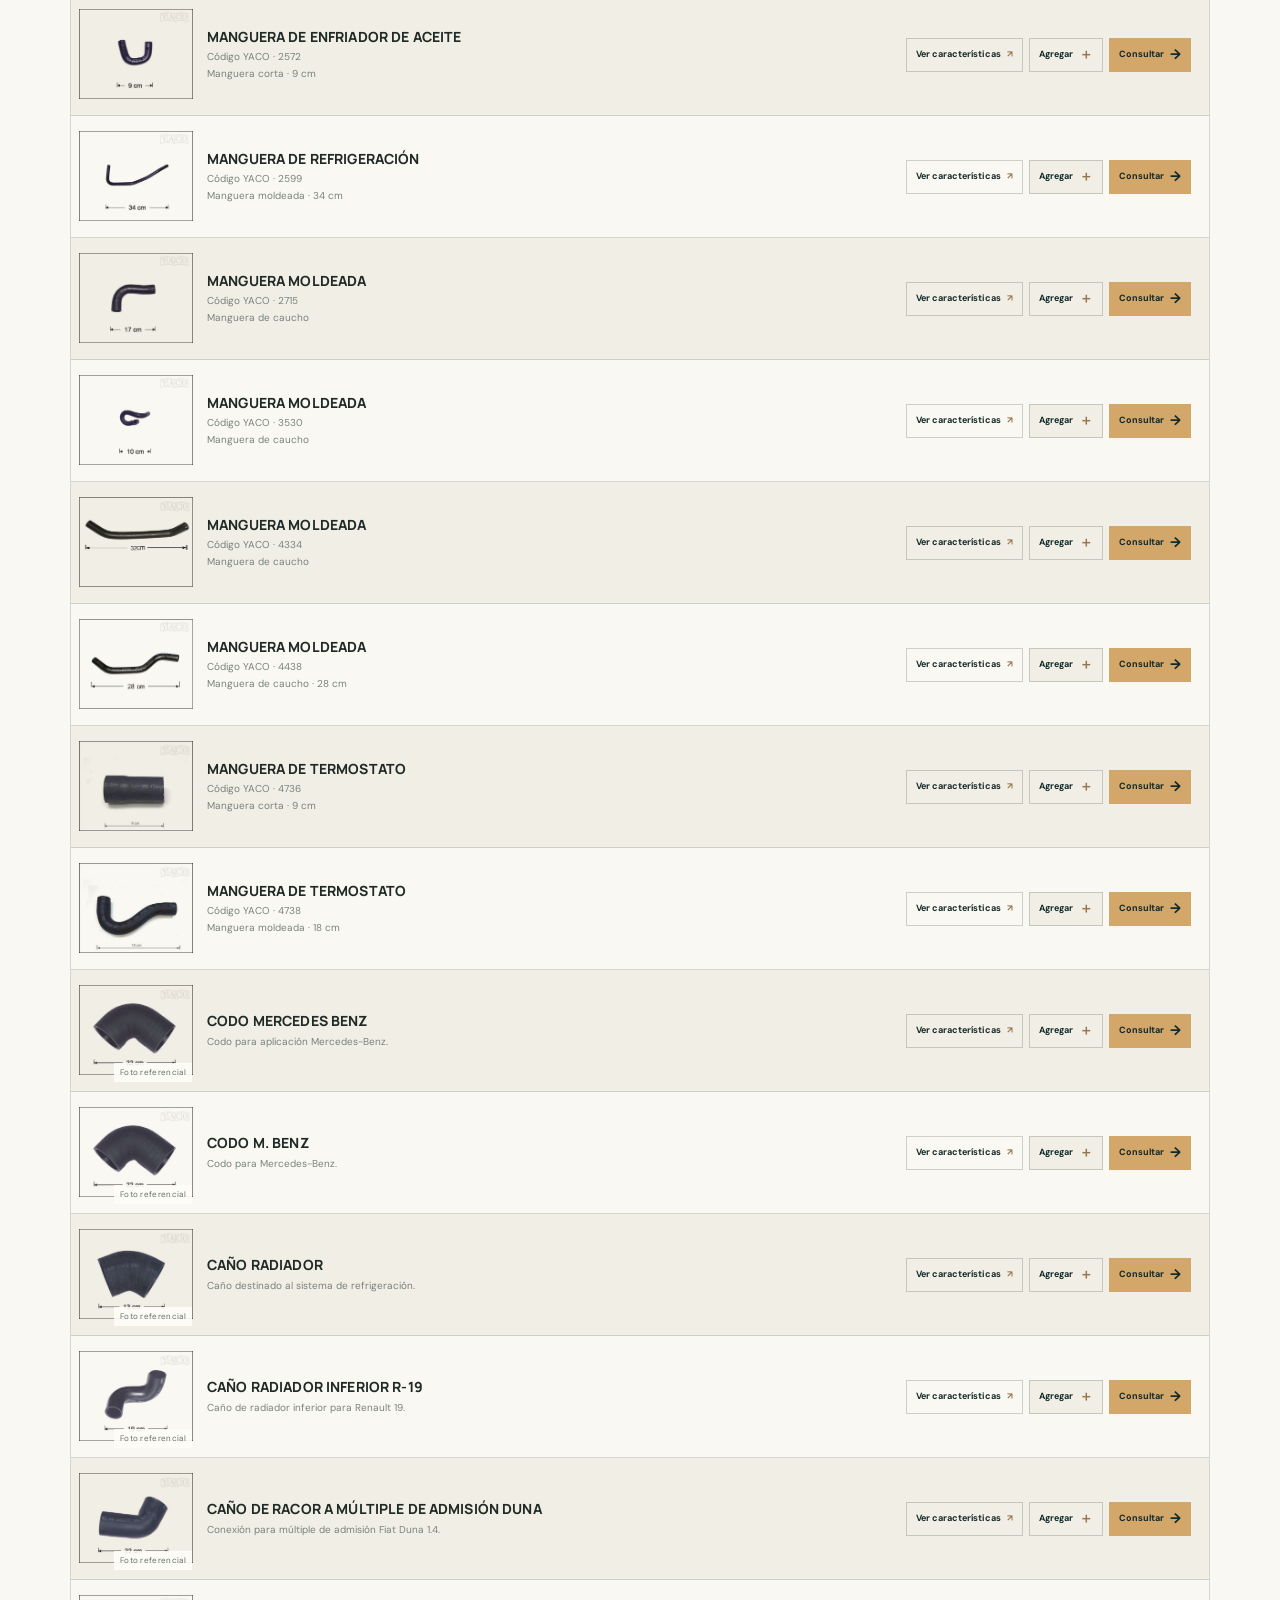
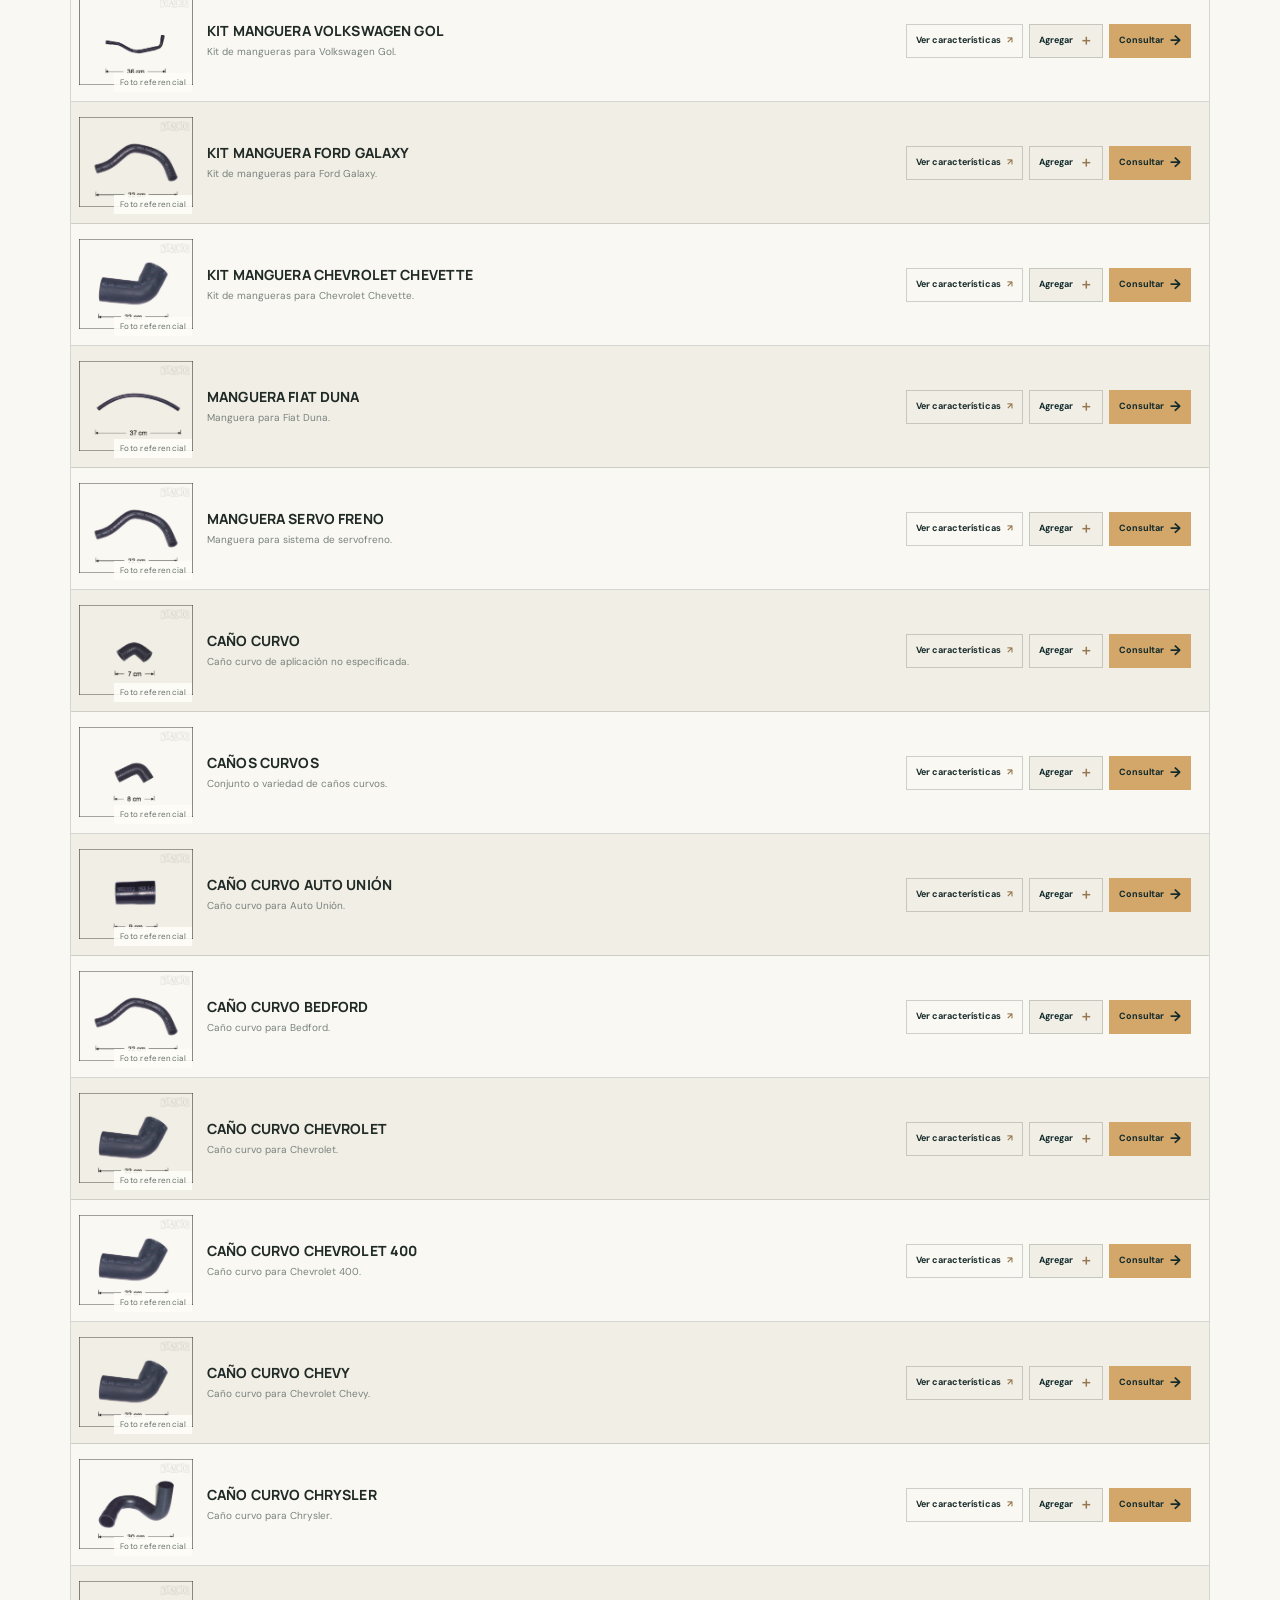
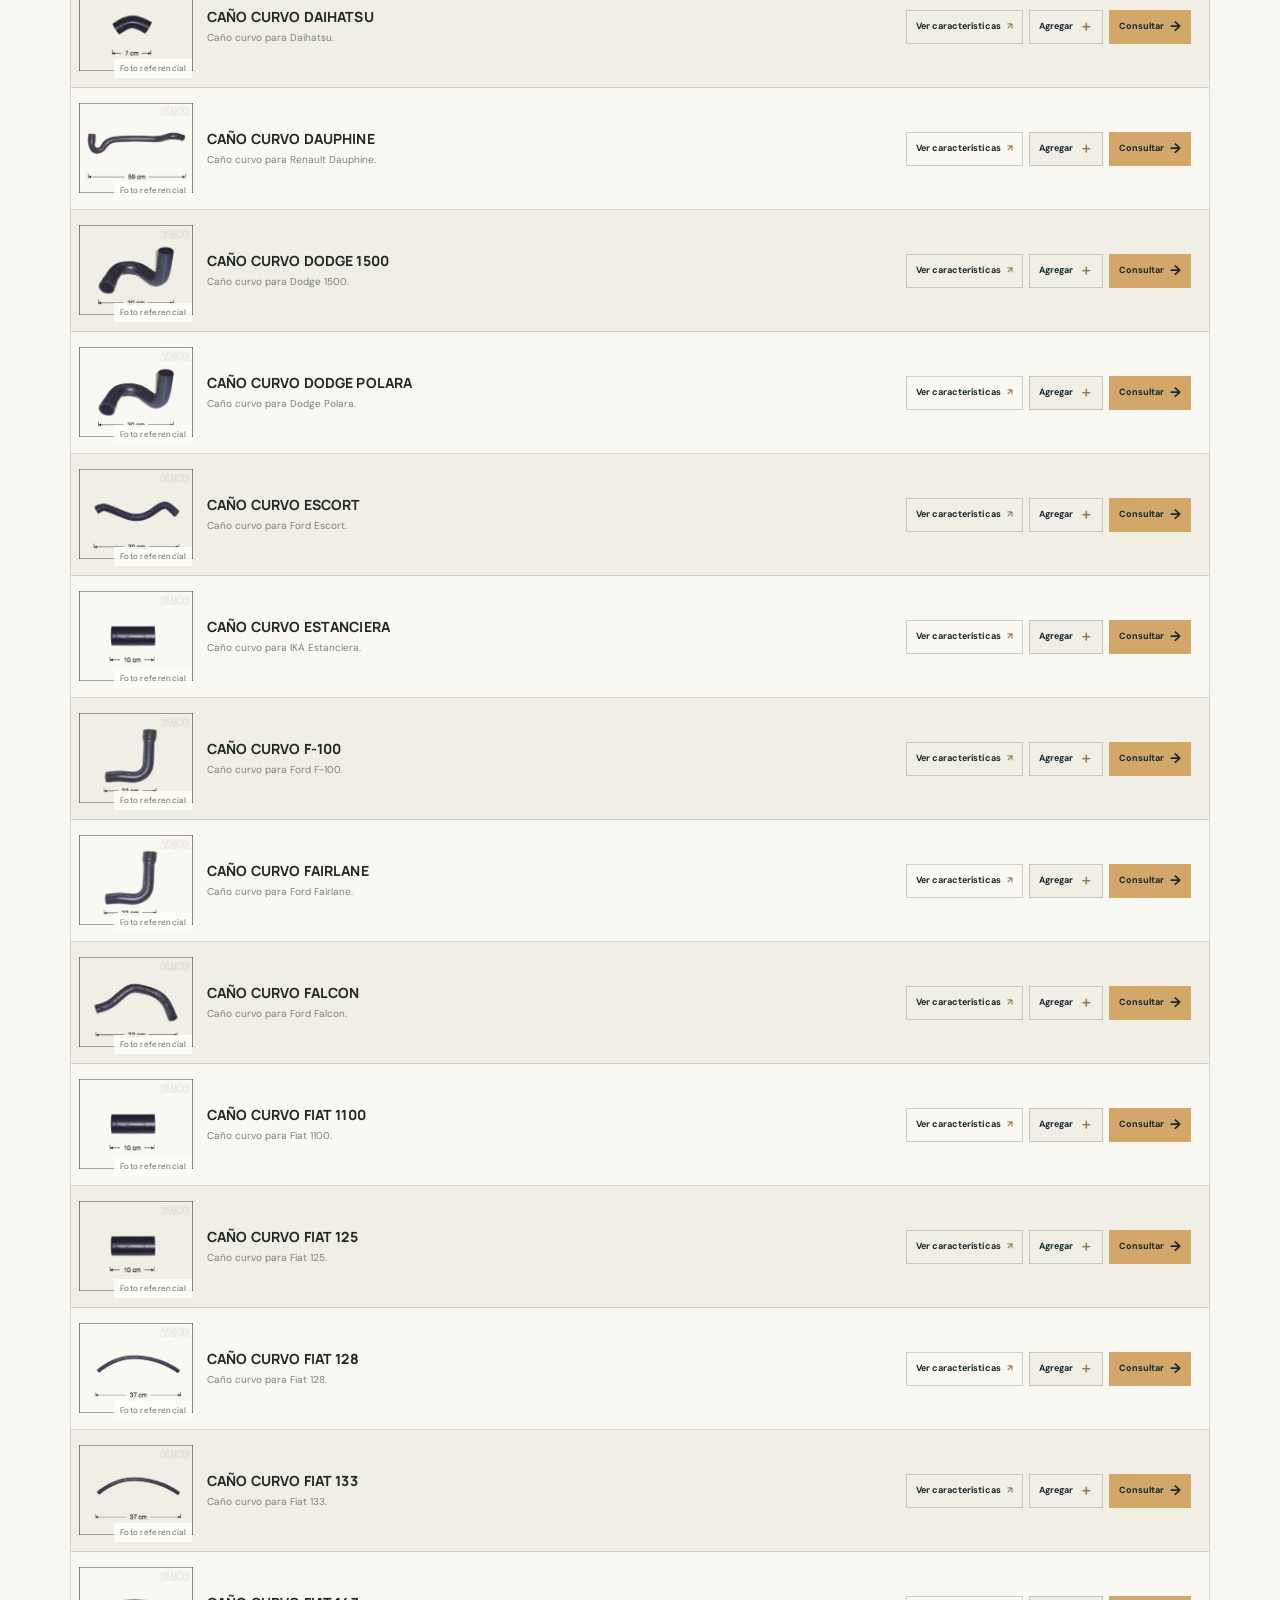
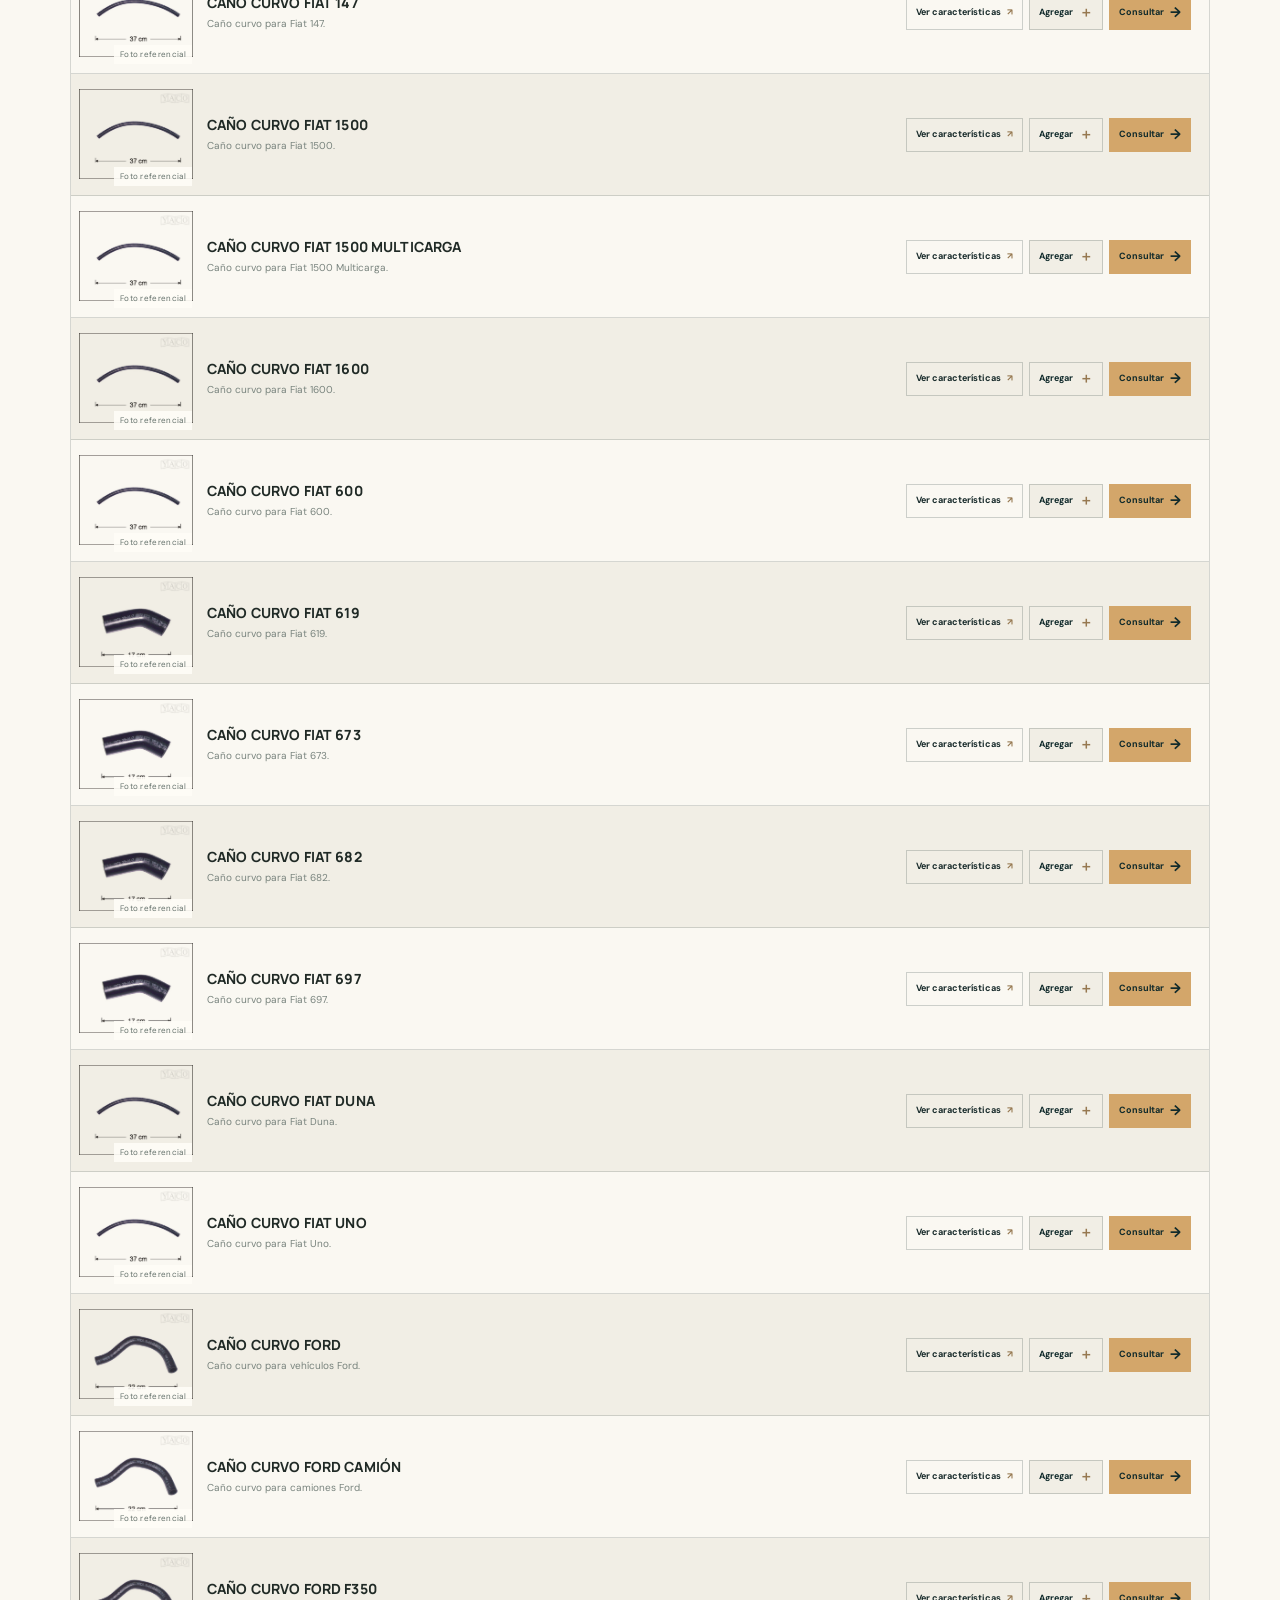
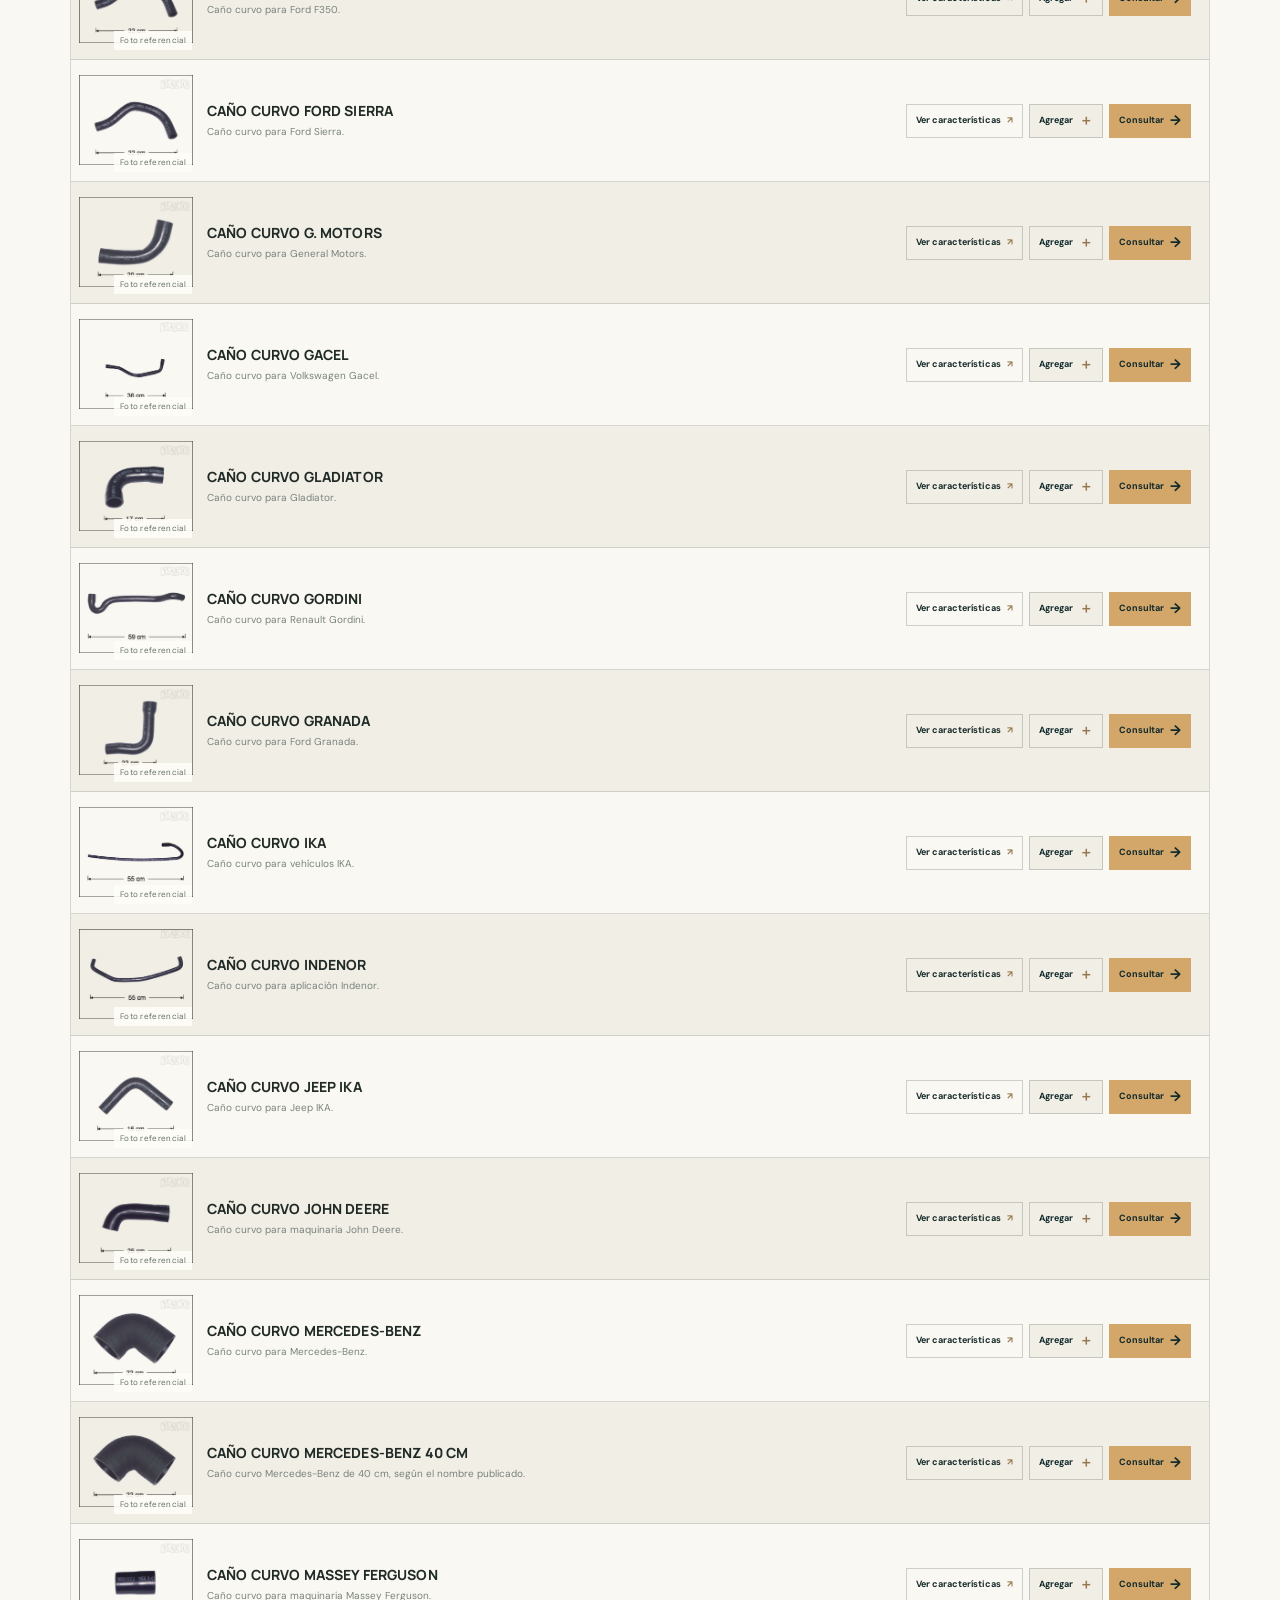
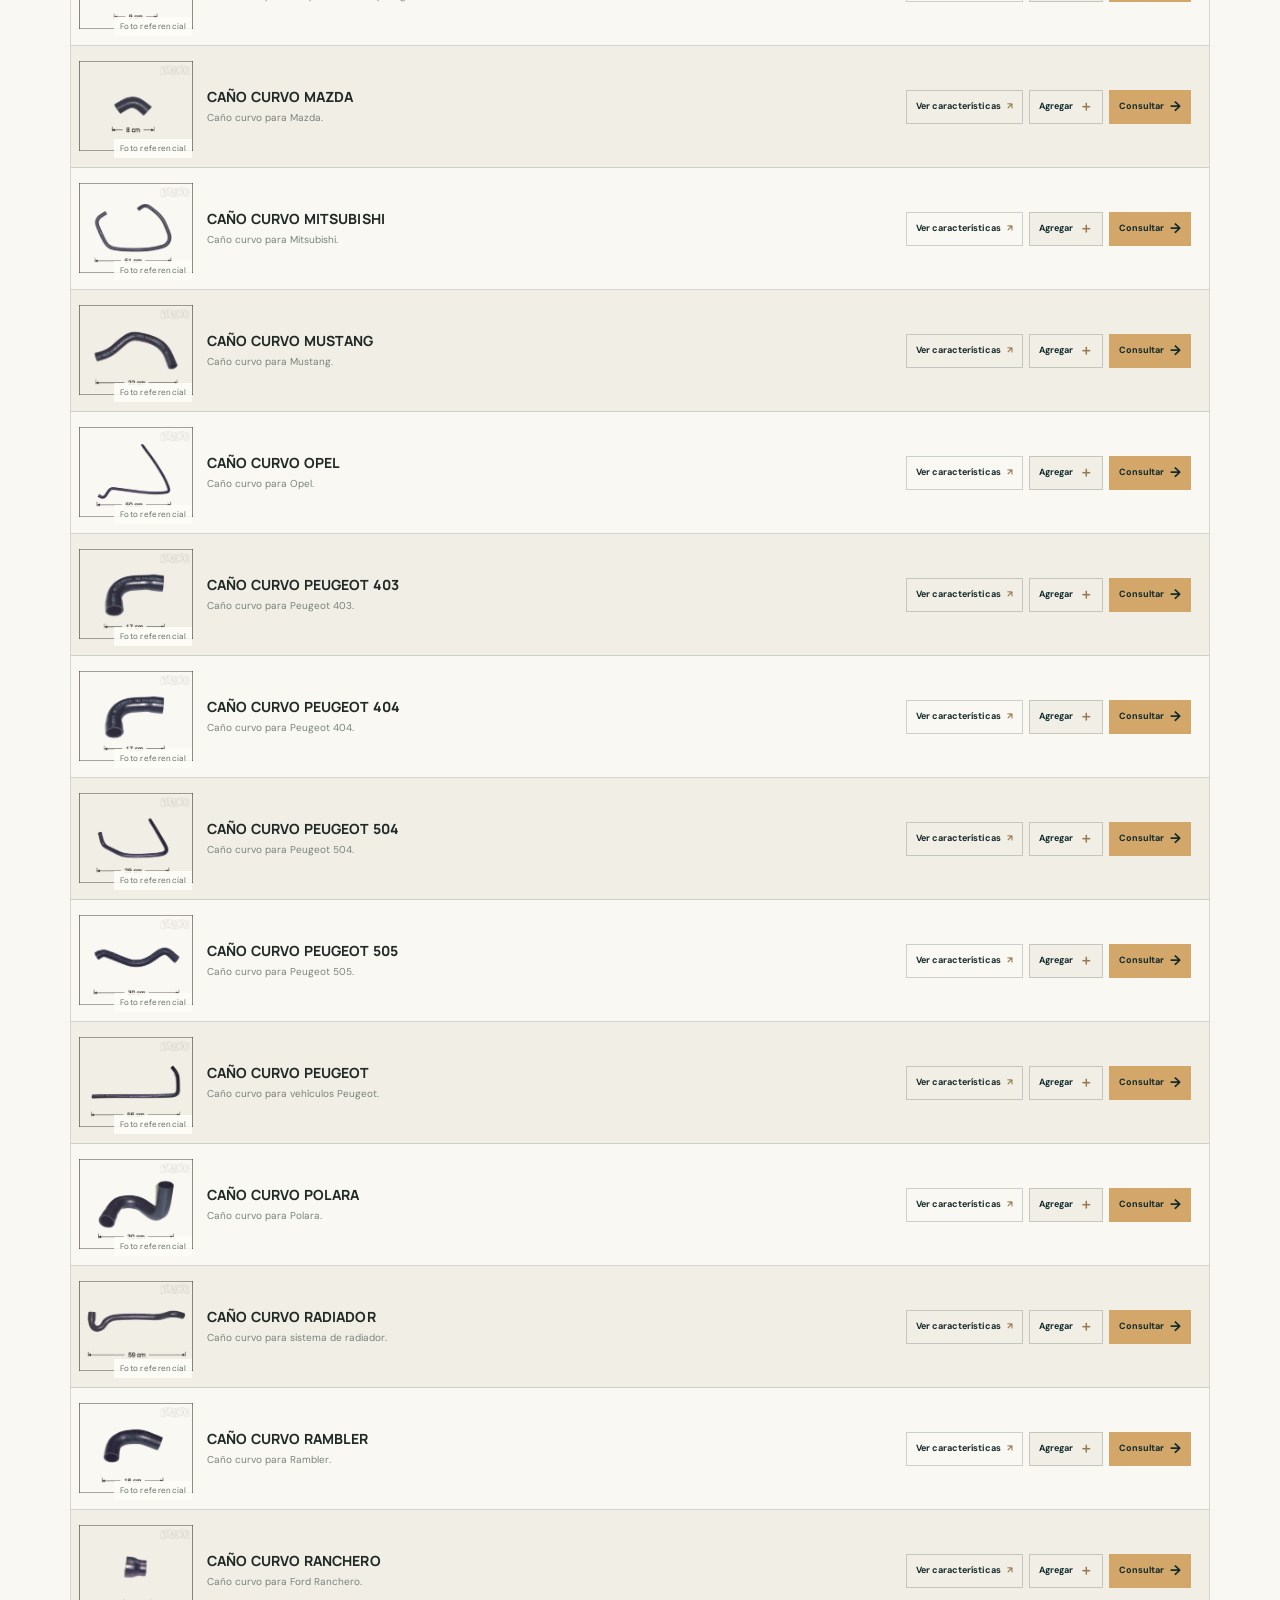
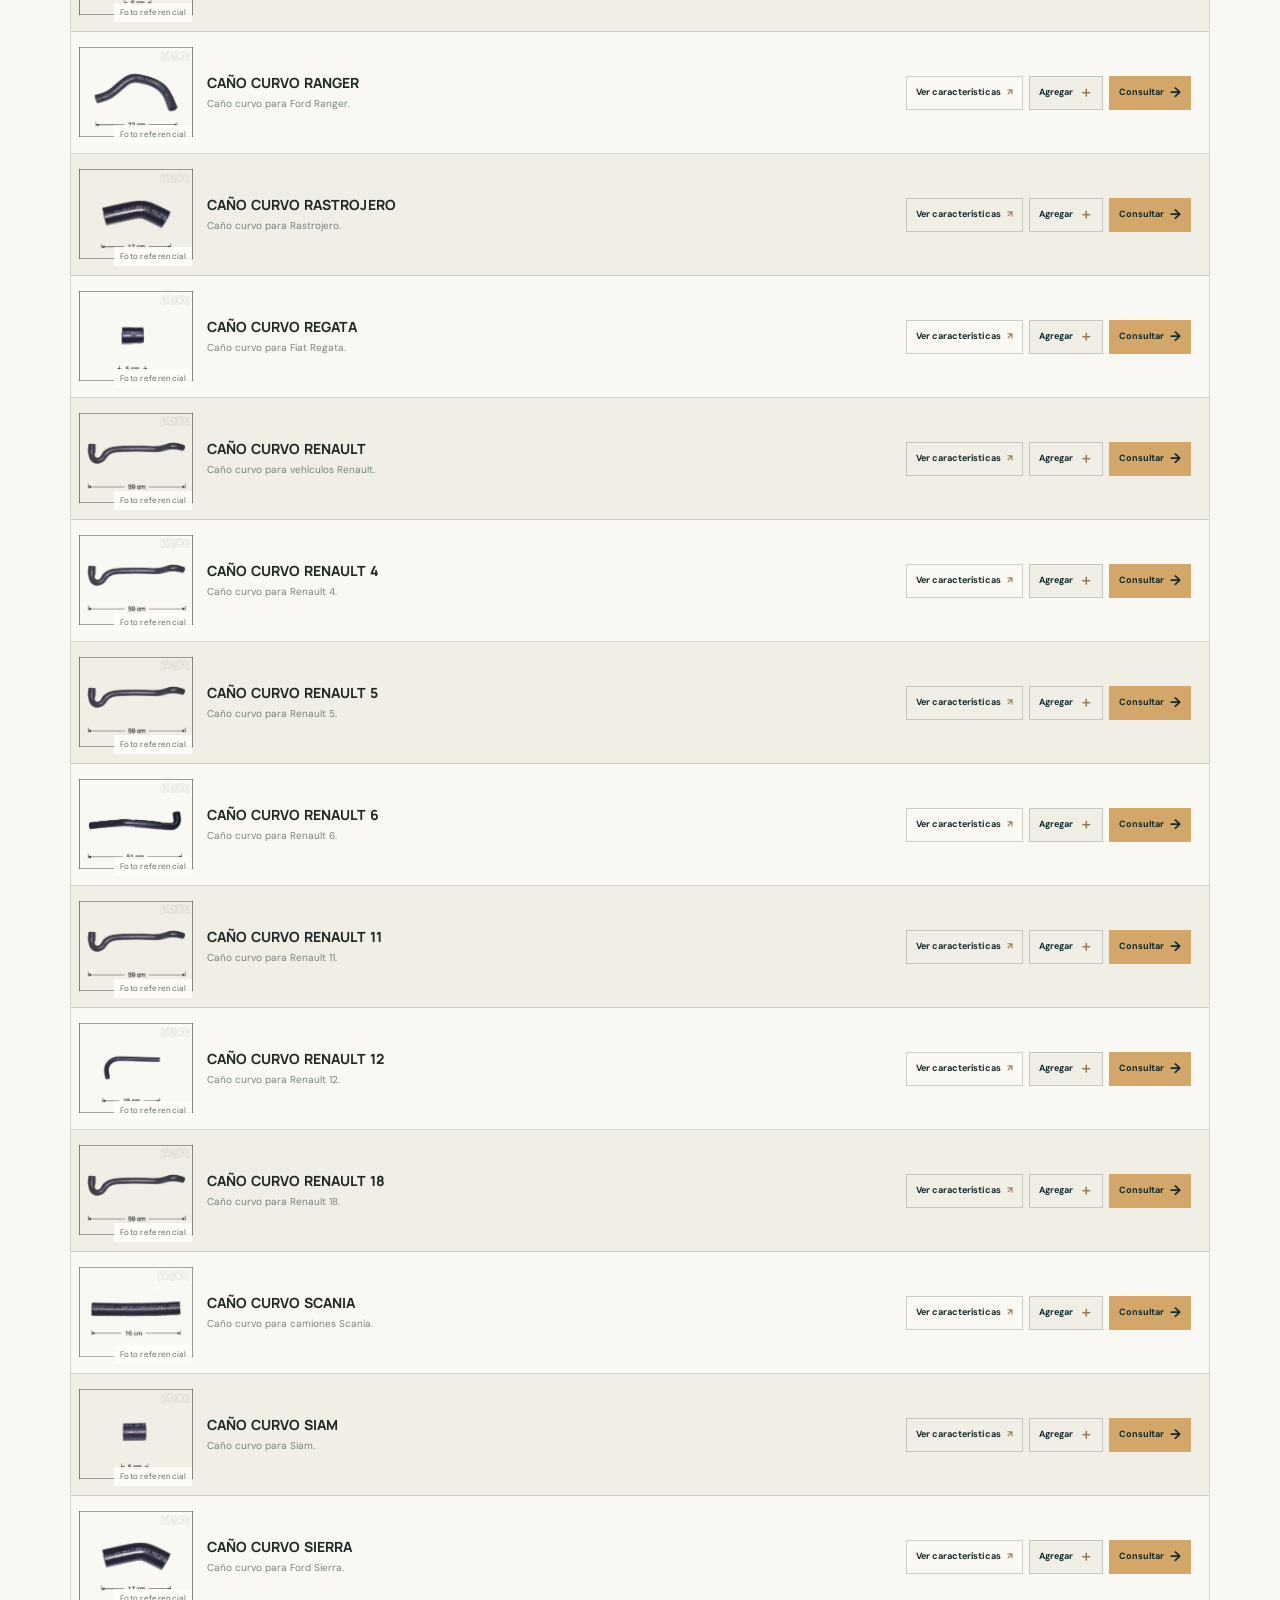
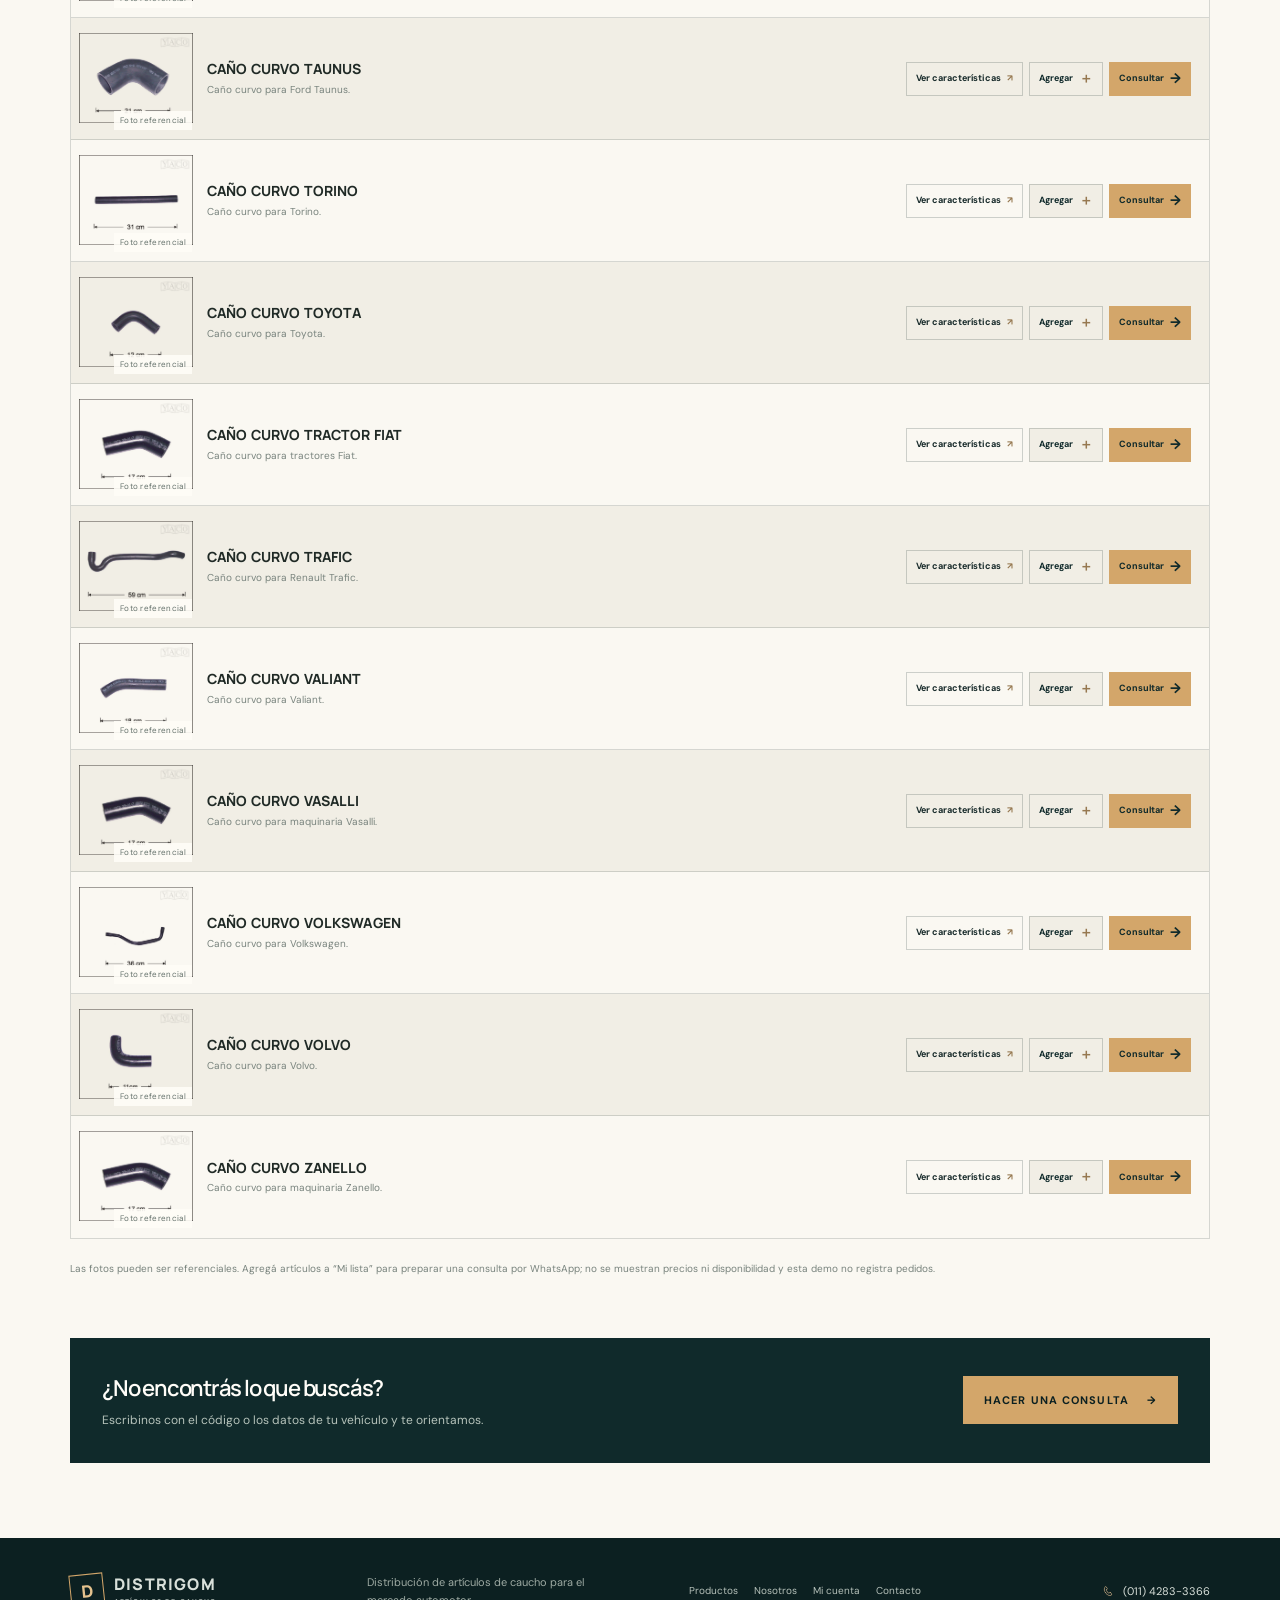
<file: direcciones/productos.html>
<!doctype html>
<html lang="es">
<head>
  <meta charset="utf-8">
  <meta name="viewport" content="width=device-width, initial-scale=1">
  <meta name="theme-color" content="#102a2b">
  <meta name="description" content="Explorá el catálogo Distrigom de mangueras, caños curvos y artículos de caucho. Buscá por vehículo, categoría o medida.">
  <title>Productos | Distrigom</title>
  <link rel="stylesheet" href="../styles/main.css">
  <script src="../scripts/catalog-data.js" defer></script>
  <script src="../scripts/site.js" defer></script>
</head>
<body>
  <header class="catalog-app-header">
    <div class="container catalog-app-header-inner">
      <a class="brand catalog-app-brand" href="../index.html" aria-label="Distrigom, inicio"><span class="brand-mark" aria-hidden="true">D</span><span class="brand-copy"><strong>DISTRIGOM</strong><small>ARTÍCULOS DE CAUCHO</small></span></a>
      <form class="catalog-search" data-search-form data-products-url="productos.html" role="search"><label class="sr-only" for="header-search">Buscar por producto, vehículo o código YACO</label><span aria-hidden="true">⌕</span><input id="header-search" name="q" type="search" placeholder="Producto, vehículo o código..." autocomplete="off"><button type="submit" aria-label="Buscar">→</button></form>
      <nav class="catalog-app-links" aria-label="Enlaces de Distrigom">
        <a class="catalog-app-whatsapp" href="https://wa.me/1151101561" target="_blank" rel="noopener noreferrer"><img src="../imagenes/iconos/whatsapp.png" alt=""><span>WhatsApp</span></a>
        <a href="../index.html"><img src="../imagenes/iconos/web.png" alt=""><span>Inicio</span></a>
        <a href="mi-cuenta.html"><img src="../imagenes/iconos/usuario.png" alt=""><span>Mi cuenta</span></a>
      </nav>
    </div>
  </header>
  <main>
    <section class="catalog-section"><div class="container">
      <div class="catalog-heading"><div><p class="catalog-eyebrow">DISTRIGOM · ARTÍCULOS DE CAUCHO</p><h1>Catálogo de productos</h1><p>Encontrá el repuesto por nombre, aplicación o código.</p></div><span class="catalog-count" aria-live="polite"><strong data-product-count>0</strong> productos</span></div>
      <a class="catalog-brands" href="https://yaco-sa.com/productos/" target="_blank" rel="noopener noreferrer" aria-label="Conocé más productos de YACO"><img src="../imagenes/proveedores_yaco_1184x166.png" alt="Marcas y fabricantes de artículos de caucho"></a>
      <div class="catalog-toolbar">
        <div class="catalog-toolbar-actions">
          <div class="view-switch" role="group" aria-label="Vista del catálogo"><button type="button" data-view="list" aria-pressed="true" aria-label="Vista de lista"><span aria-hidden="true">☷</span><span>Lista</span></button><button type="button" data-view="grid" aria-pressed="false" aria-label="Vista de cuadrícula"><span aria-hidden="true">▦</span><span>Cuadrícula</span></button></div>
          <div class="catalog-toolbar-right">
            <button class="quote-cart-trigger" type="button" data-quote-open aria-label="Abrir mi lista de cotización"><span aria-hidden="true">＋</span><span>Mi lista</span><span class="quote-cart-badge" data-quote-count aria-live="polite">0</span></button>
          <details class="catalog-filter-panel">
            <summary><span aria-hidden="true">☷</span> Filtrar</summary>
            <div class="catalog-filters">
              <label>Marca<select data-brand-filter aria-label="Filtrar por marca"><option value="">Todas las marcas</option></select></label>
              <label>Vehículo/aplicación<select data-vehicle-filter aria-label="Filtrar por vehículo o aplicación"><option value="">Todos los vehículos</option></select></label>
              <label>Rubro<select data-category-filter aria-label="Filtrar por rubro"><option value="">Todos los rubros</option></select></label>
              <label>Medida<select data-measure-filter aria-label="Filtrar por medida"><option value="">Todas las medidas</option></select></label>
              <label>Ordenar<select data-sort-products aria-label="Ordenar productos"><option value="original">Orden original</option><option value="name">Nombre A–Z</option><option value="name-desc">Nombre Z–A</option></select></label>
              <button class="clear-filters" type="button" data-clear-filters>Limpiar filtros</button>
            </div>
          </details>
          </div>
        </div>
      </div>
      <p class="catalog-note" data-query-label aria-live="polite"></p>
      <div class="product-grid" data-product-grid></div>
      <p class="catalog-note">Las fotos pueden ser referenciales. Agregá artículos a “Mi lista” para preparar una consulta por WhatsApp; no se muestran precios ni disponibilidad y esta demo no registra pedidos.</p>
      <div class="catalog-contact"><div><h2>¿No encontrás lo que buscás?</h2><p>Escribinos con el código o los datos de tu vehículo y te orientamos.</p></div><a class="button button-accent" href="contactos.html">Hacer una consulta <span aria-hidden="true">→</span></a></div>
    </div></section>
  </main>
  <dialog class="product-dialog" data-product-dialog aria-labelledby="product-dialog-title">
    <div class="product-dialog-panel">
      <button class="product-dialog-close" type="button" data-dialog-close aria-label="Cerrar características">×</button>
      <div class="product-dialog-image"><img data-dialog-image alt=""><span class="catalog-image-note" data-dialog-image-note hidden>Foto referencial</span></div>
      <div class="product-dialog-content">
        <p class="product-dialog-category" data-dialog-category></p>
        <h2 id="product-dialog-title" data-dialog-title></h2>
        <p class="catalog-product-code" data-dialog-code hidden></p>
        <p class="product-dialog-description" data-dialog-description></p>
        <dl class="product-dialog-specs">
          <div><dt>Marca</dt><dd data-dialog-brand></dd></div>
          <div><dt>Vehículo / aplicación</dt><dd data-dialog-vehicle></dd></div>
          <div><dt>Rubro</dt><dd data-dialog-spec-category></dd></div>
          <div><dt>Medida publicada</dt><dd data-dialog-measure></dd></div>
        </dl>
        <p class="product-dialog-note">Compatibilidad y disponibilidad sujetas a confirmación.</p>
        <div class="product-dialog-actions"><button class="catalog-add-to-quote" type="button" data-dialog-add>Agregar a Mi lista <span aria-hidden="true">＋</span></button><a class="button button-accent" data-dialog-contact target="_blank" rel="noopener noreferrer">Consultar este producto <span aria-hidden="true">↗</span></a></div>
      </div>
    </div>
  </dialog>
  <dialog class="quote-dialog" data-quote-dialog aria-labelledby="quote-dialog-title">
    <div class="quote-dialog-panel">
      <header class="quote-dialog-header"><div><p class="catalog-eyebrow">DISTRIGOM · CONSULTA</p><h2 id="quote-dialog-title">Mi lista de productos</h2></div><button class="product-dialog-close" type="button" data-quote-close aria-label="Cerrar lista">×</button></header>
      <p class="quote-dialog-intro">Elegí cantidades y prepará un mensaje para consultar. No se envía nada hasta que confirmes en WhatsApp.</p>
      <p class="quote-cart-status" data-quote-status role="status">La lista queda guardada en este navegador; no se envía ningún pedido.</p>
      <div class="quote-cart-items" data-quote-items></div>
      <p class="quote-cart-empty" data-quote-empty>Tu lista está vacía. Agregá productos desde el catálogo.</p>
      <footer class="quote-dialog-footer"><button class="clear-filters" type="button" data-quote-clear>Vaciar lista</button><a class="button button-accent" data-quote-send target="_blank" rel="noopener noreferrer" hidden>Preparar consulta por WhatsApp <span aria-hidden="true">↗</span></a></footer>
    </div>
  </dialog>
  <footer class="site-footer"><div class="container footer-main"><a class="brand brand-footer" href="../index.html"><span class="brand-mark" aria-hidden="true">D</span><span class="brand-copy"><strong>DISTRIGOM</strong><small>ARTÍCULOS DE CAUCHO</small></span></a><p>Distribución de artículos de caucho para el mercado automotor.</p><div class="footer-links"><a href="productos.html">Productos</a><a href="caracteristicas.html">Nosotros</a><a href="mi-cuenta.html">Mi cuenta</a><a href="contactos.html">Contacto</a></div><a class="footer-phone" href="tel:+541142833366"><img src="../imagenes/iconos/telefono.png" alt=""> (011) 4283-3366</a></div><div class="container footer-bottom"><span>© <span data-year></span> Distrigom · Demo visual</span><span>La información de productos está sujeta a confirmación.</span></div></footer>
  <a class="whatsapp-float" href="https://wa.me/1151101561?text=Hola%2C%20quiero%20hacer%20una%20consulta%20sobre%20un%20producto." target="_blank" rel="noopener noreferrer" aria-label="Consultar por WhatsApp"><img class="whatsapp-float-icon" src="../imagenes/iconos/whatsapp.png" alt=""><span>Consultar</span></a>
</body>
</html>
</file>
<file: styles/main.css>
@import url('https://fonts.googleapis.com/css2?family=DM+Sans:wght@400;500;600;700&family=Manrope:wght@400;500;600;700;800&display=swap');

:root {
  color-scheme: dark;
  --ink: #172a2a;
  --ink-soft: #314344;
  --night: #102a2b;
  --night-deep: #0c2021;
  --night-light: #193738;
  --paper: #f1eee5;
  --paper-light: #faf8f2;
  --muted: #788583;
  --line: rgba(240, 238, 229, .16);
  --line-dark: rgba(23, 42, 42, .16);
  --accent: #d3a66a;
  --accent-light: #e4c28e;
  --green: #80988c;
  --white: #fffdf8;
  --font-body: "DM Sans", "Segoe UI", sans-serif;
  --font-display: "Manrope", "Segoe UI", sans-serif;
}

* { box-sizing: border-box; }
html { scroll-behavior: smooth; scroll-padding-top: 84px; }
body { margin: 0; background: var(--paper-light); color: var(--ink); font-family: var(--font-body); font-size: 15px; line-height: 1.65; -webkit-font-smoothing: antialiased; }
body.menu-open { overflow: hidden; }
img { display: block; max-width: 100%; }
a { color: inherit; text-decoration: none; }
button, input, textarea, select { font: inherit; }
button, a { -webkit-tap-highlight-color: transparent; }
button:focus-visible, a:focus-visible, input:focus-visible, textarea:focus-visible, select:focus-visible { outline: 3px solid var(--accent); outline-offset: 3px; }
.container { width: min(1140px, calc(100% - 48px)); margin-inline: auto; }
.sr-only { position: absolute; width: 1px; height: 1px; padding: 0; margin: -1px; overflow: hidden; clip: rect(0,0,0,0); white-space: nowrap; border: 0; }

.topline { min-height: 34px; background: var(--night-deep); color: #b7c1bc; font-size: 11px; letter-spacing: .04em; }
.topline-inner { min-height: inherit; display: flex; justify-content: space-between; align-items: center; }
.topline-links { display: flex; align-items: center; gap: 20px; }
.topline-links a { display: inline-flex; align-items: center; gap: 5px; }
.topline-icon { width: 14px; height: 14px; object-fit: contain; filter: invert(78%) sepia(22%) saturate(494%) hue-rotate(354deg) brightness(94%) contrast(88%); }
.topline a { color: var(--accent-light); transition: color .2s ease; }
.topline a:hover { color: var(--white); }
.site-header { position: relative; z-index: 20; background: var(--night); color: var(--white); }
.header-main { min-height: 92px; display: grid; grid-template-columns: 1fr minmax(230px, 360px) 1fr; align-items: center; gap: 30px; }
.brand { display: inline-flex; align-items: center; gap: 10px; width: fit-content; }
.brand-mark { width: 40px; height: 40px; display: grid; place-items: center; border: 1px solid var(--accent); color: var(--accent-light); font-family: var(--font-display); font-weight: 800; font-size: 20px; transform: rotate(-6deg); }
.brand-copy { display: flex; flex-direction: column; line-height: 1.1; }
.brand-copy strong { font-family: var(--font-display); font-size: 20px; font-weight: 800; letter-spacing: .075em; }
.brand-copy small { margin-top: 4px; color: #a7b3ae; font-size: 9px; font-weight: 600; letter-spacing: .16em; }
.header-search { height: 42px; display: flex; align-items: center; gap: 10px; padding: 0 8px 0 14px; border: 1px solid rgba(255,255,255,.2); background: rgba(255,255,255,.06); transition: border-color .2s, background .2s; }
.header-search:focus-within { border-color: var(--accent); background: rgba(255,255,255,.1); }
.header-search > span { color: var(--accent-light); font-size: 24px; line-height: 1; transform: rotate(-20deg); }
.header-search input { width: 100%; min-width: 0; border: 0; outline: 0; color: var(--white); background: transparent; font-size: 12px; }
.header-search input::placeholder { color: #aeb9b5; }
.header-search button { width: 30px; height: 30px; border: 0; color: var(--night); background: var(--accent); cursor: pointer; transition: background .2s, transform .2s; }
.header-search button:hover { background: var(--accent-light); transform: translateX(2px); }
.header-contact { justify-self: end; display: flex; align-items: center; gap: 11px; }
.contact-icon { display: grid; place-items: center; width: 34px; height: 34px; border: 1px solid rgba(255,255,255,.24); color: var(--accent-light); }
.contact-icon img { width: 19px; height: 19px; object-fit: contain; filter: invert(78%) sepia(22%) saturate(494%) hue-rotate(354deg) brightness(94%) contrast(88%); }
.header-contact span:last-child { display: flex; flex-direction: column; line-height: 1.35; }
.header-contact small { color: #aab8b2; font-size: 10px; }
.header-contact strong { font-size: 13px; font-weight: 600; letter-spacing: .02em; }
.menu-toggle { display: none; }
.site-nav { border-top: 1px solid rgba(255,255,255,.1); }
.catalog-app-header { position: sticky; top: 0; z-index: 30; border-bottom: 1px solid rgba(255,255,255,.1); background: var(--night); box-shadow: 0 3px 14px rgba(12, 32, 33, .16); }
.catalog-app-header-inner { min-height: 74px; display: grid; grid-template-columns: 220px minmax(210px, 430px) 1fr; align-items: center; gap: 28px; }
.catalog-app-brand { display: inline-flex; width: fit-content; }
.catalog-app-brand .brand-mark { width: 37px; height: 37px; font-size: 18px; }
.catalog-app-brand .brand-copy strong { color: var(--white); font-size: 18px; }
.catalog-app-brand .brand-copy small { color: #a7b3ae; font-size: 8px; }
.catalog-search { height: 42px; display: flex; align-items: center; gap: 10px; padding: 0 8px 0 13px; border: 1px solid rgba(255,255,255,.2); border-radius: 2px; background: rgba(255,255,255,.06); transition: border-color .2s, background .2s; }
.catalog-search:focus-within { border-color: var(--accent); background: rgba(255,255,255,.1); }
.catalog-search > span { color: var(--accent-light); font-size: 23px; line-height: 1; }
.catalog-search input { width: 100%; min-width: 0; border: 0; outline: 0; color: var(--white); background: transparent; font-size: 12px; }
.catalog-search input::placeholder { color: #aeb9b5; }
.catalog-search button { width: 30px; height: 30px; border: 0; border-radius: 0; color: var(--night); background: var(--accent); cursor: pointer; transition: background .2s, transform .2s; }
.catalog-search button:hover { background: var(--accent-light); transform: translateX(2px); }
.catalog-app-links { display: flex; justify-self: end; align-items: center; gap: 22px; }
.catalog-app-links a { display: flex; align-items: center; gap: 7px; color: #bdc7c1; font-size: 11px; font-weight: 600; transition: color .2s, transform .2s; }
.catalog-app-links a:hover { color: var(--accent-light); transform: translateY(-1px); }
.catalog-app-links img { width: 17px; height: 17px; object-fit: contain; filter: invert(78%) sepia(22%) saturate(494%) hue-rotate(354deg) brightness(94%) contrast(88%); }
.catalog-app-links .catalog-app-whatsapp img { filter: none; }
.nav-inner { display: flex; min-height: 52px; align-items: stretch; gap: 36px; }
.nav-link { position: relative; display: inline-flex; align-items: center; gap: 8px; color: #bdc7c1; font-size: 12px; letter-spacing: .08em; text-transform: uppercase; transition: color .2s; }
.nav-link::after { position: absolute; right: 0; bottom: -1px; left: 0; height: 2px; content: ""; background: var(--accent); transform: scaleX(0); transform-origin: left; transition: transform .24s; }
.nav-link:hover, .nav-link.active { color: var(--accent-light); }
.nav-link:hover::after, .nav-link.active::after { transform: scaleX(1); }
.nav-cta { display: inline-flex; align-items: center; gap: 12px; margin-left: auto; padding: 0 15px; color: var(--night); background: var(--accent); font-size: 11px; font-weight: 700; letter-spacing: .1em; text-transform: uppercase; transition: background .2s; }
.nav-cta:hover { background: var(--accent-light); }

.hero { position: relative; overflow: hidden; min-height: 590px; padding: 75px 0 80px; color: var(--white); background: radial-gradient(ellipse at 75% 40%, #254746 0, transparent 40%), linear-gradient(118deg, var(--night-deep), var(--night) 60%, #183b39); }
.hero::before { position: absolute; inset: 0; content: ""; opacity: .14; background-image: linear-gradient(rgba(255,255,255,.07) 1px, transparent 1px), linear-gradient(90deg, rgba(255,255,255,.07) 1px, transparent 1px); background-size: 56px 56px; mask-image: linear-gradient(90deg, black, transparent 78%); }
.hero-shape { position: absolute; pointer-events: none; border: 1px solid rgba(211,166,106,.17); border-radius: 50%; }
.hero-shape-one { top: -300px; right: -210px; width: 780px; height: 780px; }
.hero-layout { position: relative; display: grid; grid-template-columns: 1.02fr .98fr; align-items: center; gap: 54px; }
.hero-copy { position: relative; z-index: 2; padding: 16px 0; }
.eyebrow { display: flex; align-items: center; gap: 11px; margin: 0 0 23px; color: var(--accent-light); font-size: 10px; font-weight: 700; letter-spacing: .19em; }
.eyebrow-line { width: 27px; height: 1px; background: var(--accent); }
h1, h2, h3, p { margin-top: 0; }
h1, h2 { font-family: var(--font-display); font-weight: 600; letter-spacing: -.055em; }
.hero h1 { margin-bottom: 20px; font-size: clamp(42px, 5vw, 65px); line-height: 1.1; }
h1 em, h2 em { color: var(--accent-light); font-style: normal; font-weight: 400; }
.hero-lead { max-width: 455px; margin-bottom: 29px; color: #bfcbc5; font-size: 15px; line-height: 1.85; }
.hero-actions { display: flex; align-items: center; flex-wrap: wrap; gap: 24px; }
.button { display: inline-flex; min-height: 48px; align-items: center; justify-content: center; gap: 18px; padding: 0 20px; border: 1px solid transparent; font-size: 11px; font-weight: 700; letter-spacing: .1em; text-transform: uppercase; transition: transform .22s ease, background .22s ease, border-color .22s ease, color .22s ease; }
.button:hover { transform: translateY(-3px); }
.button-accent { color: var(--night-deep); background: var(--accent); }
.button-accent:hover { background: var(--accent-light); }
.button-outline { border-color: var(--line-dark); color: var(--ink); background: transparent; }
.button-outline:hover { border-color: var(--ink); background: var(--ink); color: var(--white); }
.text-link { display: inline-flex; align-items: center; gap: 11px; color: var(--ink); font-size: 12px; font-weight: 700; transition: color .2s, gap .2s; }
.text-link:hover { gap: 16px; color: #987248; }
.light-link { color: #d9e0db; }
.light-link:hover { color: var(--accent-light); }
.hero-proof { display: flex; align-items: center; gap: 10px; margin-top: 44px; color: #94a49e; font-size: 11px; letter-spacing: .035em; }
.proof-dot, .status-dot { width: 7px; height: 7px; border-radius: 50%; background: var(--accent); box-shadow: 0 0 0 4px rgba(211,166,106,.14); }
.hero-visual { position: relative; min-width: 0; padding: 13px 15px 15px 0; }
.visual-frame { position: relative; z-index: 1; overflow: hidden; min-height: 390px; padding: 18px; border: 1px solid rgba(255,255,255,.22); background: #e9e7df; box-shadow: 18px 22px 0 rgba(5,20,20,.2); }
.visual-frame::after { position: absolute; z-index: -1; top: 0; right: 0; width: 65%; height: 100%; content: ""; background: radial-gradient(circle at 50% 45%, rgba(218,203,177,.52), transparent 68%); }
.visual-top, .visual-bottom { position: relative; z-index: 2; display: flex; justify-content: space-between; align-items: center; color: var(--ink-soft); font-size: 9px; font-weight: 700; letter-spacing: .14em; }
.visual-label { display: flex; align-items: center; gap: 9px; }
.visual-label .status-dot { width: 6px; height: 6px; }
.visual-counter { color: #6b7771; font-variant-numeric: tabular-nums; }
.visual-counter span { color: var(--ink); }
.hero-slides { position: relative; min-height: 303px; }
.hero-slide { position: absolute; inset: 0; display: flex; align-items: center; justify-content: center; opacity: 0; transform: translateX(18px); transition: opacity .55s ease, transform .55s ease; pointer-events: none; }
.hero-slide.is-active { opacity: 1; transform: translateX(0); pointer-events: auto; }
.hero-slide img { width: 81%; height: 245px; object-fit: contain; mix-blend-mode: multiply; }
.slide-caption { position: absolute; bottom: 8px; left: 7px; display: flex; flex-direction: column; color: var(--ink); }
.slide-caption span { color: #71807a; font-size: 9px; font-weight: 700; letter-spacing: .16em; text-transform: uppercase; }
.slide-caption strong { font-family: var(--font-display); font-size: 15px; font-weight: 700; }
.visual-bottom { position: absolute; right: 18px; bottom: 15px; left: 18px; padding-top: 11px; border-top: 1px solid rgba(23,42,42,.16); }
.carousel-controls { display: flex; gap: 6px; }
.carousel-controls button { display: grid; width: 29px; height: 26px; place-items: center; border: 1px solid rgba(23,42,42,.2); color: var(--ink); background: transparent; cursor: pointer; transition: color .2s, background .2s, border-color .2s; }
.carousel-controls button:hover { border-color: var(--ink); color: var(--paper-light); background: var(--ink); }
.visual-stamp { position: absolute; right: -20px; bottom: 44px; z-index: 2; display: flex; width: 101px; height: 101px; flex-direction: column; align-items: center; justify-content: center; border: 1px solid rgba(16,42,43,.35); border-radius: 50%; color: var(--night); background: var(--accent); box-shadow: 0 0 0 6px rgba(211,166,106,.16); transform: rotate(9deg); }
.visual-stamp span { font-size: 6px; font-weight: 700; letter-spacing: .14em; }
.visual-stamp strong { font-family: var(--font-display); font-size: 25px; line-height: 1.2; letter-spacing: .08em; }
.visual-orbit { position: absolute; border: 1px solid rgba(211,166,106,.34); border-radius: 50%; }
.orbit-a { top: -16px; right: 10%; width: 30px; height: 30px; }
.orbit-b { bottom: 13px; left: -23px; width: 13px; height: 13px; background: var(--accent); }
.scroll-cue { position: absolute; bottom: 20px; left: max(24px, calc((100% - 1140px)/2)); display: flex; align-items: center; gap: 11px; color: #91a29c; font-size: 9px; letter-spacing: .12em; text-transform: uppercase; }
.scroll-cue span { width: 1px; height: 22px; background: var(--accent); animation: scroll-pulse 1.8s ease-in-out infinite; }
@keyframes scroll-pulse { 50% { transform: scaleY(.55); transform-origin: top; opacity: .45; } }

.ticker { overflow: hidden; padding: 15px 0; color: var(--night); background: var(--accent); }
.ticker-track { display: flex; width: max-content; align-items: center; gap: 30px; animation: ticker-scroll 38s linear infinite; }
.ticker:hover .ticker-track { animation-play-state: paused; }
.ticker-track span { font-size: 10px; font-weight: 700; letter-spacing: .18em; white-space: nowrap; }
.ticker-track b { font-size: 13px; font-weight: 400; }
@keyframes ticker-scroll { to { transform: translateX(-50%); } }

.section { padding: 94px 0 100px; }
.section-products { background: var(--paper-light); }
.section-heading { display: flex; align-items: end; justify-content: space-between; gap: 35px; margin-bottom: 42px; }
.eyebrow-dark { color: #73827a; }
.section-heading h2, .about-copy h2, .closing-inner h2, .page-hero h1 { margin: 0; color: var(--ink); font-size: clamp(34px, 4vw, 48px); line-height: 1.15; }
.section-heading h2 em, .page-hero h1 em { color: #9c7951; }
.heading-aside { max-width: 360px; padding-bottom: 4px; }
.heading-aside p { margin: 0 0 14px; color: #65726c; font-size: 13px; }
.featured-grid { display: grid; grid-template-columns: repeat(3, 1fr); gap: 18px; }
.featured-card { overflow: hidden; border: 1px solid rgba(23,42,42,.12); background: #fffefa; transition: transform .25s, box-shadow .25s, border-color .25s; }
.featured-card:hover { border-color: rgba(156,121,81,.5); box-shadow: 0 14px 34px rgba(26,42,39,.11); transform: translateY(-6px); }
.featured-image { position: relative; overflow: hidden; height: 240px; padding: 20px; background: #ece9e1; }
.featured-image::after { position: absolute; inset: 0; content: ""; background: linear-gradient(140deg, rgba(255,255,255,.35), transparent 60%); pointer-events: none; }
.featured-image img { width: 100%; height: 100%; object-fit: contain; mix-blend-mode: multiply; transition: transform .5s; }
.featured-card:hover .featured-image img { transform: scale(1.055); }
.product-tag { position: absolute; top: 15px; left: 15px; z-index: 1; padding: 5px 8px; color: var(--ink); background: rgba(255,253,248,.86); font-size: 9px; font-weight: 700; letter-spacing: .12em; }
.card-arrow { position: absolute; right: 15px; bottom: 15px; z-index: 1; display: grid; width: 30px; height: 30px; place-items: center; color: var(--ink); background: var(--accent); transition: transform .2s; }
.featured-card:hover .card-arrow { transform: rotate(45deg); }
.featured-info { padding: 18px 20px 20px; }
.featured-info > span { color: #8d795f; font-size: 9px; font-weight: 700; letter-spacing: .15em; }
.featured-info h3 { margin: 7px 0 3px; font-family: var(--font-display); font-size: 17px; font-weight: 700; }
.featured-info p { margin: 0; color: #78837d; font-size: 12px; }
.catalog-foot { display: flex; align-items: center; justify-content: space-between; gap: 18px; margin-top: 27px; color: #79847e; font-size: 11px; }

.about-band { overflow: hidden; padding: 95px 0; color: var(--white); background: var(--night); }
.about-layout { display: grid; grid-template-columns: .92fr 1.08fr; align-items: center; gap: 88px; }
.about-visual { position: relative; padding: 0 22px 27px 0; }
.about-image-wrap { position: relative; z-index: 1; height: 360px; overflow: hidden; background: #eae8df; }
.about-image-wrap img { width: 100%; height: 100%; object-fit: cover; transition: transform .7s; }
.about-visual:hover .about-image-wrap img { transform: scale(1.04); }
.about-outline { position: absolute; top: 19px; right: 0; bottom: 0; left: 20px; border: 1px solid rgba(211,166,106,.55); }
.about-note { position: absolute; right: -40px; bottom: 0; z-index: 2; display: flex; align-items: center; gap: 12px; min-width: 210px; padding: 14px 16px; color: var(--ink); background: var(--accent); font-size: 10px; line-height: 1.45; }
.about-note strong { font-size: 11px; }
.about-note img { width: 49px; max-height: 35px; object-fit: contain; }
.note-mark { display: grid; width: 37px; height: 37px; place-items: center; border: 1px solid rgba(16,42,43,.45); font-family: var(--font-display); font-size: 20px; font-weight: 800; }
.about-copy { padding: 8px 0; }
.about-copy h2 { margin: 0 0 22px; color: var(--white); font-size: clamp(34px, 4vw, 48px); line-height: 1.16; }
.about-copy > p:not(.eyebrow) { max-width: 520px; margin-bottom: 16px; color: #bac6bf; font-size: 13px; line-height: 1.9; }
.about-copy .text-link { margin-top: 8px; }
.about-signature { display: flex; align-items: center; gap: 14px; margin-top: 38px; color: var(--accent-light); font-size: 10px; font-weight: 700; letter-spacing: .15em; }
.signature-line { width: 43px; height: 1px; background: var(--accent); }
.about-signature span:last-child { display: flex; flex-direction: column; }
.about-signature small { margin-top: 4px; color: #9eada5; font-size: 7px; letter-spacing: .19em; }

.brands-strip { padding: 44px 0; border-bottom: 1px solid rgba(23,42,42,.1); background: #fffefa; }
.brands-inner { display: grid; grid-template-columns: .7fr 1.3fr; align-items: center; gap: 45px; }
.brands-inner .eyebrow { margin-bottom: 10px; }
.brands-inner h2 { margin: 0; font-size: 25px; line-height: 1.25; }
.brands-inner h2 em { color: #9c7951; font-style: normal; font-weight: 400; }
.brands-inner > img { width: 100%; height: auto; }

.section-steps { padding-top: 90px; padding-bottom: 95px; background: var(--paper); }
.compact-heading { align-items: end; margin-bottom: 38px; }
.steps-intro { max-width: 315px; margin: 0 0 5px; color: #69756e; font-size: 13px; }
.steps-grid { display: grid; grid-template-columns: repeat(3, 1fr); border-top: 1px solid var(--line-dark); border-bottom: 1px solid var(--line-dark); }
.step-card { position: relative; min-height: 230px; padding: 27px 27px 28px 0; }
.step-card + .step-card { padding-left: 27px; border-left: 1px solid var(--line-dark); }
.step-number { position: absolute; top: 24px; right: 22px; color: #9da69f; font-size: 10px; letter-spacing: .12em; }
.step-icon { display: grid; width: 41px; height: 41px; margin-bottom: 24px; place-items: center; border: 1px solid #a68a67; color: #8f6c43; font-size: 20px; transition: color .2s, background .2s, transform .2s; }
.step-card:hover .step-icon { color: var(--paper-light); background: var(--ink); transform: rotate(-6deg); }
.step-card h3 { margin-bottom: 8px; font-family: var(--font-display); font-size: 17px; }
.step-card p { max-width: 265px; margin: 0; color: #707c75; font-size: 12px; }

.closing-cta { position: relative; overflow: hidden; padding: 65px 0; color: var(--white); background: #183535; }
.closing-inner { position: relative; display: flex; align-items: center; justify-content: space-between; gap: 30px; }
.closing-inner .eyebrow { margin-bottom: 14px; }
.closing-inner h2 { color: var(--white); font-size: clamp(32px, 4vw, 44px); }
.closing-inner h2 em { color: var(--accent-light); }
.cta-decoration { position: absolute; right: 25%; bottom: -100px; color: rgba(255,255,255,.035); font-family: var(--font-display); font-size: 240px; font-weight: 800; line-height: .9; pointer-events: none; }

.site-footer { color: #d9e0da; background: var(--night-deep); }
.footer-main { display: grid; grid-template-columns: 1.1fr 1.2fr 1fr 1fr; align-items: center; gap: 24px; padding-top: 35px; padding-bottom: 31px; }
.brand-footer .brand-mark { width: 34px; height: 34px; font-size: 17px; }
.brand-footer .brand-copy strong { font-size: 16px; }
.brand-footer .brand-copy small { font-size: 7px; }
.footer-main > p { max-width: 220px; margin: 0; color: #9eaaa3; font-size: 11px; }
.footer-links { display: flex; flex-wrap: wrap; gap: 16px; color: #b6c1ba; font-size: 10px; }
.footer-links a:hover, .footer-phone:hover { color: var(--accent-light); }
.footer-phone { display: inline-flex; justify-self: end; align-items: center; gap: 7px; font-size: 11px; }
.footer-phone img { width: 16px; height: 16px; object-fit: contain; filter: invert(78%) sepia(22%) saturate(494%) hue-rotate(354deg) brightness(94%) contrast(88%); }
.footer-bottom { display: flex; justify-content: space-between; gap: 20px; padding-top: 13px; padding-bottom: 14px; border-top: 1px solid rgba(255,255,255,.1); color: #84938b; font-size: 9px; }
.whatsapp-float { position: fixed; right: 24px; bottom: 23px; z-index: 30; display: flex; width: 49px; height: 49px; align-items: center; justify-content: center; border: 0; border-radius: 50%; color: #fff; background: transparent; box-shadow: 0 7px 24px rgba(0,0,0,.2); font-size: 24px; transition: width .25s, border-radius .25s; }
.whatsapp-float-icon { width: 46px; height: 46px; flex: 0 0 auto; object-fit: contain; }
.whatsapp-float span { overflow: hidden; max-width: 0; font-size: 10px; font-weight: 700; white-space: nowrap; transition: max-width .25s; }
.whatsapp-float:hover { width: 127px; gap: 8px; border-radius: 28px; }
.whatsapp-float:hover span { max-width: 70px; }

.page-hero { position: relative; overflow: hidden; padding: 72px 0 66px; color: var(--white); background: radial-gradient(ellipse at 82% 28%, #254746, transparent 43%), var(--night); }
.page-hero::after { position: absolute; top: -150px; right: -95px; width: 420px; height: 420px; border: 1px solid rgba(211,166,106,.22); border-radius: 50%; content: ""; box-shadow: 0 0 0 45px rgba(211,166,106,.025), 0 0 0 90px rgba(211,166,106,.02); }
.page-hero .container { position: relative; z-index: 1; }
.page-hero .eyebrow { margin-bottom: 14px; }
.page-hero h1 { color: var(--white); font-size: clamp(38px, 5vw, 58px); }
.page-hero h1 em { color: var(--accent-light); }
.page-hero p:not(.eyebrow) { max-width: 570px; margin: 15px 0 0; color: #bfcbc5; font-size: 14px; }
.breadcrumbs { display: flex; gap: 9px; margin-top: 24px; color: #9daea6; font-size: 10px; }
.breadcrumbs a:hover { color: var(--accent-light); }
.breadcrumbs span:last-child { color: var(--accent-light); }
.catalog-section { min-height: 65vh; padding: 28px 0 75px; background: var(--paper-light); }
.catalog-heading { display: flex; align-items: end; justify-content: space-between; gap: 20px; margin-bottom: 21px; }
.catalog-eyebrow { margin: 0 0 5px; color: #967850; font-size: 9px; font-weight: 700; letter-spacing: .14em; }
.catalog-heading h1 { margin: 0; color: var(--ink); font-family: var(--font-display); font-size: clamp(24px, 3vw, 32px); line-height: 1.2; }
.catalog-heading > div > p:last-child { margin: 6px 0 0; color: #78837d; font-size: 12px; }
.catalog-heading .catalog-count { padding: 8px 12px; border: 1px solid var(--line-dark); background: var(--paper); }
.catalog-count { color: #7d8981; font-size: 11px; white-space: nowrap; }
.catalog-count strong { color: var(--ink); }
.catalog-brands { display: flex; min-height: 76px; justify-content: center; align-items: center; overflow: hidden; margin-bottom: 18px; padding: 8px 12px; border: 1px solid var(--line-dark); background: var(--paper); transition: border-color .2s, transform .2s; }
.catalog-brands:hover { border-color: rgba(156,121,81,.55); transform: translateY(-2px); }
.catalog-brands img { width: 100%; max-height: 84px; object-fit: contain; }
.catalog-toolbar { margin-bottom: 10px; }
.catalog-toolbar-actions { display: flex; justify-content: space-between; align-items: center; gap: 12px; }
.catalog-toolbar-right { display: flex; align-items: center; gap: 9px; }
.quote-cart-trigger { position: relative; display: inline-flex; min-height: 37px; align-items: center; gap: 8px; padding: 0 11px; border: 1px solid rgba(23,42,42,.2); color: var(--night); background: var(--accent); font-size: 11px; font-weight: 700; cursor: pointer; transition: background .2s, transform .2s; }
.quote-cart-trigger:hover { background: var(--accent-light); transform: translateY(-1px); }
.quote-cart-trigger > span:first-child { font-size: 16px; }
.quote-cart-badge { display: grid; min-width: 20px; height: 20px; place-items: center; padding: 0 4px; color: var(--white); background: var(--night); font-size: 9px; }
.view-switch { display: flex; gap: 6px; }
.view-switch button { display: inline-flex; min-height: 37px; align-items: center; justify-content: center; gap: 7px; padding: 0 11px; border: 1px solid var(--line-dark); border-radius: 0; color: var(--ink-soft); background: var(--paper); font-size: 11px; cursor: pointer; transition: background .2s, color .2s, border-color .2s, transform .2s; }
.view-switch button > span:first-child { font-size: 16px; }
.view-switch button[aria-pressed="true"], .view-switch button:hover { border-color: var(--night); color: var(--accent-light); background: var(--night); }
.view-switch button:hover { transform: translateY(-1px); }
.catalog-filter-panel { position: relative; }
.catalog-filter-panel summary { display: flex; min-height: 37px; align-items: center; gap: 8px; padding: 0 14px; border: 1px solid var(--line-dark); border-radius: 0; color: var(--ink-soft); background: var(--paper); font-size: 11px; font-weight: 600; cursor: pointer; list-style: none; transition: background .2s, border-color .2s, color .2s; }
.catalog-filter-panel summary::-webkit-details-marker { display: none; }
.catalog-filter-panel summary::after { content: "⌄"; margin-left: 4px; color: #788780; transition: transform .2s; }
.catalog-filter-panel[open] summary { border-color: var(--night); color: var(--accent-light); background: var(--night); }
.catalog-filter-panel[open] summary::after { transform: rotate(180deg); }
.catalog-filters { position: absolute; top: calc(100% + 8px); right: 0; z-index: 10; display: grid; width: min(700px, calc(100vw - 48px)); grid-template-columns: repeat(3, minmax(120px, 1fr)); align-items: end; gap: 10px; padding: 14px; border: 1px solid rgba(23,42,42,.18); background: var(--paper-light); box-shadow: 0 12px 30px rgba(23, 42, 42, .18); animation: filter-in .18s ease-out both; }
.catalog-filters label { display: flex; flex-direction: column; gap: 5px; color: #67736d; font-size: 9px; font-weight: 700; letter-spacing: .08em; text-transform: uppercase; }
.catalog-filters select { width: 100%; min-height: 37px; padding: 0 27px 0 9px; border: 1px solid rgba(23,42,42,.2); border-radius: 0; color: var(--ink); background: var(--paper); font-size: 10px; }
.clear-filters { min-height: 37px; padding: 0 10px; border: 1px solid var(--line-dark); border-radius: 0; color: var(--ink-soft); background: var(--paper); font-size: 9px; font-weight: 600; cursor: pointer; transition: background .2s, color .2s; }
.clear-filters:hover { border-color: var(--night); color: var(--accent-light); background: var(--night); }
.clear-filters:disabled { opacity: .48; cursor: not-allowed; }
.product-grid { display: grid; grid-template-columns: 1fr; gap: 0; overflow: hidden; border: 1px solid var(--line-dark); background: var(--paper-light); }
.product-grid.is-grid-view { grid-template-columns: repeat(4, minmax(0, 1fr)); gap: 14px; overflow: visible; border: 0; border-radius: 0; background: transparent; }
.catalog-card { display: grid; grid-template-columns: 130px minmax(0, 1fr); min-height: 122px; overflow: hidden; border-bottom: 1px solid var(--line-dark); background: var(--paper-light); transition: background .22s, box-shadow .22s, transform .22s; animation: card-in .38s cubic-bezier(.2,.7,.25,1) both; }
.catalog-card:nth-child(even) { background: var(--paper); }
.catalog-card:last-child { border-bottom: 0; }
@keyframes card-in { from { opacity: 0; transform: translateY(9px); } to { opacity: 1; transform: translateY(0); } }
.catalog-card:hover { position: relative; z-index: 1; background: #e8e2d5; box-shadow: 0 7px 18px rgba(26,42,39,.13); transform: translateY(-2px); }
.catalog-image { position: relative; height: 120px; padding: 8px; background: transparent; }
.catalog-image img { width: 100%; height: 100%; object-fit: contain; mix-blend-mode: multiply; transition: transform .35s ease; }
.catalog-card:hover .catalog-image img { transform: scale(1.06); }
.catalog-image-note { position: absolute; right: 9px; bottom: 8px; padding: 3px 6px; color: #64716b; background: rgba(255,253,248,.88); font-size: 8px; letter-spacing: .04em; }
.catalog-body { display: grid; grid-template-columns: minmax(0, 1fr) auto; align-content: center; align-items: center; column-gap: 20px; padding: 12px 18px 12px 6px; }
.catalog-body h2 { grid-column: 1; margin: 0 0 2px; color: #202a26; font-family: var(--font-display); font-size: 14px; font-weight: 750; letter-spacing: .01em; line-height: 1.35; text-transform: uppercase; }
.catalog-product-code { grid-column: 1; color: #78837d; font-size: 10px; }
.catalog-detail { grid-column: 1; margin: 1px 0 0; color: #78837d; font-size: 10px; line-height: 1.5; }
.catalog-actions { grid-column: 2; grid-row: 1 / span 4; display: flex; align-items: center; gap: 6px; }
.catalog-features, .catalog-add-to-quote, .catalog-action { display: inline-flex; min-height: 34px; align-items: center; justify-content: center; gap: 6px; padding: 0 9px; border: 1px solid rgba(23,42,42,.2); border-radius: 0; color: var(--ink); background: transparent; font-size: 9px; font-weight: 700; white-space: nowrap; cursor: pointer; transition: color .2s, background .2s, border-color .2s, transform .2s; }
.catalog-features:hover { border-color: var(--night); color: var(--accent-light); background: var(--night); transform: translateY(-1px); }
.catalog-features span:last-child { color: #967850; transition: transform .2s; }
.catalog-features:hover span:last-child { color: var(--accent-light); transform: translate(2px, -2px); }
.catalog-add-to-quote { border-color: rgba(23,42,42,.2); color: var(--night); background: var(--paper); }
.catalog-add-to-quote:hover { border-color: var(--night); color: var(--accent-light); background: var(--night); transform: translateY(-1px); }
.catalog-add-to-quote span:last-child { font-size: 14px; color: #967850; }
.catalog-add-to-quote:hover span:last-child { color: var(--accent-light); }
.catalog-action { border-color: var(--accent); color: var(--night); background: var(--accent); }
.catalog-action span:last-child { font-size: 14px; transition: transform .2s; }
.catalog-action:hover { border-color: var(--accent-light); color: var(--night); background: var(--accent-light); transform: translateY(-1px); }
.catalog-action:hover span:last-child { transform: translateX(3px); }
.is-grid-view .catalog-card { display: flex; min-height: 0; flex-direction: column; border: 1px solid rgba(23,42,42,.13); border-radius: 4px; background: #fffefa; }
.is-grid-view .catalog-card:nth-child(even) { background: var(--paper-light); }
.is-grid-view .catalog-image { height: 190px; padding: 12px; background: #ece9e1; }
.is-grid-view .catalog-body { display: flex; flex: 1; flex-direction: column; align-items: stretch; padding: 14px 15px 15px; }
.is-grid-view .catalog-body h2 { margin: 0 0 4px; font-size: 15px; }
.is-grid-view .catalog-product-code { margin-bottom: 5px; }
.is-grid-view .catalog-detail { min-height: 34px; margin: 0 0 12px; }
.is-grid-view .catalog-actions { width: 100%; flex-direction: column; align-items: stretch; gap: 7px; margin-top: auto; }
.is-grid-view .catalog-features, .is-grid-view .catalog-add-to-quote, .is-grid-view .catalog-action { width: 100%; min-height: 33px; justify-content: space-between; padding: 0 8px; }
.is-grid-view .catalog-action span:last-child { display: grid; width: 22px; height: 22px; place-items: center; color: var(--night); background: var(--accent-light); font-size: 13px; }
.is-grid-view .catalog-action:hover span:last-child { background: var(--white); }
.product-dialog { width: min(760px, calc(100% - 32px)); max-width: none; max-height: min(90vh, 760px); padding: 0; overflow-y: auto; border: 1px solid rgba(23,42,42,.2); color: var(--ink); background: var(--paper-light); box-shadow: 0 24px 80px rgba(0,0,0,.32); }
.product-dialog::backdrop { background: rgba(8,24,24,.76); backdrop-filter: blur(3px); animation: backdrop-in .2s ease both; }
.product-dialog[open] { animation: dialog-in .24s cubic-bezier(.2,.75,.3,1) both; }
.product-dialog-panel { position: relative; display: grid; grid-template-columns: minmax(220px, .9fr) 1.1fr; min-height: 390px; }
.product-dialog-close { position: absolute; top: 12px; right: 12px; z-index: 1; display: grid; width: 35px; height: 35px; place-items: center; border: 1px solid var(--line-dark); color: var(--white); background: var(--night); font-size: 22px; cursor: pointer; transition: color .2s, background .2s, transform .2s; }
.product-dialog-close:hover { color: var(--night); background: var(--accent); transform: rotate(90deg); }
.product-dialog-image { position: relative; display: grid; min-height: 100%; place-items: center; padding: 35px; background: var(--paper); }
.product-dialog-image img { width: 100%; max-height: 320px; object-fit: contain; mix-blend-mode: multiply; animation: image-in .35s ease both; }
.product-dialog-content { align-self: center; padding: 42px 38px; }
.product-dialog-category { margin: 0 0 7px; color: #967850; font-size: 9px; font-weight: 700; letter-spacing: .15em; text-transform: uppercase; }
.product-dialog-content h2 { margin: 0; padding-right: 25px; font-family: var(--font-display); font-size: clamp(22px, 3vw, 29px); line-height: 1.18; }
.product-dialog-content > .catalog-product-code { display: block; margin-top: 8px; }
.product-dialog-description { margin: 15px 0 20px; color: #66736c; font-size: 13px; line-height: 1.7; }
.product-dialog-specs { display: grid; grid-template-columns: 1fr 1fr; gap: 10px; margin: 0 0 16px; }
.product-dialog-specs div { padding: 10px 12px; border: 1px solid var(--line-dark); background: var(--paper); }
.product-dialog-specs dt { color: #78837d; font-size: 8px; font-weight: 700; letter-spacing: .1em; text-transform: uppercase; }
.product-dialog-specs dd { margin: 3px 0 0; color: var(--ink); font-size: 11px; font-weight: 600; }
.product-dialog-note { margin: 0 0 17px; color: #78837d; font-size: 10px; }
.product-dialog-actions { display: flex; flex-wrap: wrap; align-items: center; gap: 9px; }
.product-dialog-actions .catalog-add-to-quote { min-height: 42px; padding-inline: 13px; font-size: 9px; }
.product-dialog-content .button { display: inline-flex; min-height: 42px; align-items: center; gap: 12px; padding-inline: 15px; }
.quote-dialog { width: min(680px, calc(100% - 32px)); max-width: none; max-height: min(86vh, 760px); padding: 0; overflow-y: auto; border: 1px solid rgba(23,42,42,.2); color: var(--ink); background: var(--paper-light); box-shadow: 0 24px 80px rgba(0,0,0,.32); }
.quote-dialog::backdrop { background: rgba(8,24,24,.76); backdrop-filter: blur(3px); animation: backdrop-in .2s ease both; }
.quote-dialog[open] { animation: dialog-in .24s cubic-bezier(.2,.75,.3,1) both; }
.quote-dialog-panel { position: relative; }
.quote-dialog-header { position: relative; display: flex; min-height: 88px; align-items: center; justify-content: space-between; padding: 18px 62px 18px 25px; color: var(--white); background: var(--night); }
.quote-dialog-header .catalog-eyebrow { color: var(--accent-light); }
.quote-dialog-header h2 { margin: 0; font-family: var(--font-display); font-size: 22px; }
.quote-dialog-header .product-dialog-close { top: 50%; right: 17px; transform: translateY(-50%); }
.quote-dialog-header .product-dialog-close:hover { transform: translateY(-50%) rotate(90deg); }
.quote-dialog-intro { margin: 0; padding: 15px 25px 8px; color: #66736c; font-size: 11px; }
.quote-cart-status { margin: 0 25px 12px; padding: 8px 10px; border-left: 3px solid #6f8b73; color: #355a43; background: #edf2e8; font-size: 10px; }
.quote-cart-status.is-error { border-color: #9c5145; color: #713e34; background: #f5e8e4; }
.quote-cart-items { padding: 0 25px; }
.quote-cart-item { display: grid; grid-template-columns: 58px minmax(0, 1fr) auto auto; align-items: center; gap: 12px; padding: 11px 0; border-top: 1px solid var(--line-dark); animation: card-in .22s ease both; }
.quote-cart-item > img { width: 58px; height: 52px; object-fit: contain; mix-blend-mode: multiply; }
.quote-cart-item-details { display: flex; min-width: 0; flex-direction: column; gap: 3px; }
.quote-cart-item-details strong { overflow: hidden; color: var(--ink); font-size: 11px; text-overflow: ellipsis; white-space: nowrap; }
.quote-cart-item-details span { color: #78837d; font-size: 9px; }
.quote-quantity { display: flex; align-items: center; gap: 7px; }
.quote-quantity button { display: grid; width: 27px; height: 27px; place-items: center; border: 1px solid var(--line-dark); color: var(--ink); background: var(--paper); cursor: pointer; transition: background .2s, color .2s; }
.quote-quantity button:hover:not(:disabled) { color: var(--accent-light); background: var(--night); }
.quote-quantity button:disabled { opacity: .4; cursor: not-allowed; }
.quote-quantity > span { min-width: 17px; color: var(--ink); font-size: 11px; font-weight: 700; text-align: center; }
.quote-remove { border: 0; color: #7f6254; background: transparent; font-size: 9px; text-decoration: underline; cursor: pointer; }
.quote-remove:hover { color: #9c5145; }
.quote-cart-empty { margin: 0; padding: 30px 25px 35px; color: #78837d; font-size: 12px; text-align: center; }
.quote-cart-empty[hidden], .quote-dialog [hidden] { display: none; }
.quote-dialog-footer { display: flex; justify-content: space-between; align-items: center; gap: 15px; padding: 17px 25px 21px; border-top: 1px solid var(--line-dark); background: var(--paper); }
.quote-dialog-footer .button { min-height: 41px; font-size: 9px; }
.quote-dialog-footer .button[hidden] { display: none; }
@keyframes filter-in { from { opacity: 0; transform: translateY(-5px); } to { opacity: 1; transform: translateY(0); } }
@keyframes backdrop-in { from { opacity: 0; } to { opacity: 1; } }
@keyframes dialog-in { from { opacity: 0; transform: translateY(12px) scale(.985); } to { opacity: 1; transform: translateY(0) scale(1); } }
@keyframes image-in { from { opacity: 0; transform: scale(.96); } to { opacity: 1; transform: scale(1); } }
.empty-state { grid-column: 1 / -1; padding: 65px 20px; border: 1px dashed var(--line-dark); color: #65726c; text-align: center; }
.empty-state strong { display: block; margin-bottom: 5px; color: var(--ink); font-family: var(--font-display); font-size: 19px; }
.catalog-note { margin: 22px 0 0; color: #78837d; font-size: 10px; }
.catalog-contact { margin-top: 60px; padding: 32px; display: flex; align-items: center; justify-content: space-between; gap: 25px; color: var(--white); background: var(--night); }
.catalog-contact h2 { margin: 0 0 5px; font-family: var(--font-display); font-size: 22px; }
.catalog-contact p { margin: 0; color: #b6c3bb; font-size: 12px; }

.story-section { padding: 78px 0 88px; }
.story-intro { display: grid; grid-template-columns: .9fr 1.1fr; gap: 75px; align-items: start; }
.story-intro h2 { margin: 0; font-size: clamp(33px, 4vw, 46px); line-height: 1.17; }
.story-intro h2 em { color: #9c7951; }
.story-copy p { margin: 0 0 16px; color: #66736c; font-size: 13px; line-height: 1.9; }
.story-image { display: grid; max-width: 680px; min-height: 220px; place-items: center; margin: 52px auto 0; overflow: hidden; border: 1px solid var(--line-dark); background: #fffefa; }
.story-image img { display: block; width: min(300px, 76%); height: auto; }
.values-section { padding: 76px 0; background: var(--paper); }
.values-grid { display: grid; grid-template-columns: repeat(3, 1fr); gap: 16px; }
.value-card { padding: 24px; border: 1px solid var(--line-dark); background: rgba(255,253,248,.44); transition: background .2s, transform .2s; }
.value-card:hover { background: #fffefa; transform: translateY(-4px); }
.value-card span { color: #a08054; font-size: 10px; font-weight: 700; letter-spacing: .13em; }
.value-card h3 { margin: 23px 0 8px; font-family: var(--font-display); font-size: 17px; }
.value-card p { margin: 0; color: #6e7a73; font-size: 12px; }

.contact-section { padding: 66px 0 90px; }
.contact-grid { display: grid; grid-template-columns: 1.05fr .95fr; gap: 28px; }
.contact-panel { padding: 33px; border: 1px solid var(--line-dark); background: #fffefa; }
.contact-panel h2 { margin: 0 0 8px; font-family: var(--font-display); font-size: 25px; letter-spacing: -.04em; }
.contact-panel > p { margin: 0 0 25px; color: #6e7a73; font-size: 12px; }
.contact-form { display: grid; grid-template-columns: 1fr 1fr; gap: 14px; }
.form-field { display: flex; flex-direction: column; gap: 6px; }
.form-field.full { grid-column: 1 / -1; }
.form-field label { color: #53625a; font-size: 10px; font-weight: 700; letter-spacing: .05em; }
.form-field input, .form-field textarea, .form-field select { width: 100%; min-height: 43px; padding: 10px 12px; border: 1px solid rgba(23,42,42,.2); border-radius: 0; outline: 0; color: var(--ink); background: #faf8f2; font-size: 12px; transition: border .2s, box-shadow .2s; }
.form-field textarea { min-height: 115px; resize: vertical; }
.form-field input:focus, .form-field textarea:focus, .form-field select:focus { border-color: #9c7951; box-shadow: 0 0 0 2px rgba(156,121,81,.12); }
.contact-submit { grid-column: 1 / -1; justify-self: start; margin-top: 2px; cursor: pointer; }
.form-message { grid-column: 1 / -1; margin: 0; padding: 10px 12px; border-left: 3px solid #6f8b73; color: #355a43; background: #edf2e8; font-size: 11px; }
.form-message[hidden] { display: none; }
.contact-details { display: flex; flex-direction: column; gap: 14px; margin: 25px 0 24px; padding: 0; list-style: none; }
.contact-details li { display: grid; grid-template-columns: 33px 1fr; align-items: start; gap: 11px; color: #78837d; font-size: 11px; }
.detail-icon { display: grid; width: 31px; height: 31px; place-items: center; border: 1px solid rgba(23,42,42,.16); color: #9b7952; font-size: 14px; }
.detail-icon img { width: 19px; height: 19px; object-fit: contain; }
.contact-details strong { display: block; margin-bottom: 2px; color: var(--ink); font-size: 12px; }
.contact-details a:hover { color: #9b7952; }
.map-card { position: relative; overflow: hidden; min-height: 180px; padding: 20px; border: 1px solid rgba(255,255,255,.12); color: var(--white); background: radial-gradient(circle at 65% 45%, rgba(211,166,106,.2), transparent 20%), linear-gradient(135deg, #173435, #0d2425); }
.map-card::before { position: absolute; inset: 0; content: ""; opacity: .2; background: linear-gradient(30deg, transparent 47%, #c3c6b7 48%, #c3c6b7 49%, transparent 50%), linear-gradient(120deg, transparent 47%, #c3c6b7 48%, #c3c6b7 49%, transparent 50%); background-size: 72px 72px; }
.map-pin { position: absolute; top: 48%; left: 55%; z-index: 1; display: grid; width: 34px; height: 34px; place-items: center; border: 1px solid var(--night); border-radius: 50% 50% 50% 0; color: var(--night); background: var(--accent); transform: rotate(-45deg); }
.map-pin span { transform: rotate(45deg); }
.map-caption { position: absolute; right: 14px; bottom: 13px; left: 14px; z-index: 1; display: flex; align-items: end; justify-content: space-between; gap: 10px; }
.map-caption span { display: flex; flex-direction: column; font-size: 9px; color: #cad3cc; }
.map-caption strong { color: var(--white); font-size: 12px; }
.map-caption a { padding: 6px 8px; color: var(--night); background: var(--accent); font-size: 9px; font-weight: 700; transition: background .2s; }
.map-caption a:hover { background: var(--accent-light); }
.contact-demo-note { margin-top: 15px !important; color: #929d96 !important; font-size: 10px !important; }

.account-body { min-height: 100vh; background: var(--paper-light); }
.account-page { display: grid; min-height: 100vh; grid-template-columns: 1.08fr .92fr; }
.account-form-panel { position: relative; display: flex; min-height: 100vh; flex-direction: column; justify-content: space-between; padding: 26px clamp(28px, 7vw, 100px) 20px; }
.account-back { display: inline-flex; align-items: center; gap: 10px; width: fit-content; color: #67736d; font-size: 11px; transition: color .2s; }
.account-back:hover { color: #987248; }
.account-back span { font-size: 17px; }
.account-form-wrap { width: min(100%, 410px); margin: 24px auto 38px; }
.account-logo { display: block; width: 230px; margin-bottom: 34px; }
.account-logo img { width: 100%; height: auto; }
.account-form-wrap .eyebrow { margin-bottom: 13px; }
.account-form-wrap h1 { margin: 0 0 4px; color: var(--ink); font-size: 34px; letter-spacing: -.05em; }
.account-lead { margin: 0 0 29px; color: #76817b; font-size: 12px; }
.account-form { display: flex; flex-direction: column; }
.account-form > label:not(.account-remember), .account-password-label > label { margin-bottom: 6px; color: #4d5e56; font-size: 10px; font-weight: 700; }
.account-form > input, .password-field input { width: 100%; height: 45px; padding: 0 12px; border: 1px solid rgba(23,42,42,.23); border-radius: 0; outline: 0; color: var(--ink); background: #fffefa; font-size: 12px; transition: border-color .2s, box-shadow .2s; }
.account-form > input:focus, .password-field input:focus { border-color: #9c7951; box-shadow: 0 0 0 3px rgba(156,121,81,.12); }
.account-password-label { display: flex; align-items: center; justify-content: space-between; gap: 8px; margin-top: 20px; }
.account-text-button { margin-bottom: 6px; padding: 0; border: 0; color: #846541; background: transparent; font-size: 10px; font-weight: 600; cursor: pointer; }
.account-text-button:hover { color: #533d24; text-decoration: underline; }
.password-field { position: relative; }
.password-field input { padding-right: 68px; }
.password-field button { position: absolute; top: 0; right: 0; height: 100%; padding: 0 11px; border: 0; color: #65736b; background: transparent; font-size: 9px; font-weight: 700; cursor: pointer; }
.button-account, .button-guest { width: fit-content; min-width: 155px; min-height: 43px; margin: 0 10px 0 0; cursor: pointer; }
.button-account { color: var(--white); background: #1c624e; }
.button-account:hover { background: #174e3f; }
.button-guest { margin-top: 11px; border-color: rgba(23,42,42,.18); color: var(--ink); background: transparent; }
.button-guest:hover { border-color: var(--night); color: var(--white); background: var(--night); }
.account-status { margin: 15px 0 0; padding: 11px 12px; border-left: 3px solid #72896c; color: #3e5b42; background: #ebf0e7; font-size: 11px; }
.account-status[hidden] { display: none; }
.account-safety { margin: 16px 0 0; color: #89938c; font-size: 9px; line-height: 1.6; }
.account-footer { display: flex; justify-content: space-between; gap: 12px; color: #8a948e; font-size: 9px; }
.account-footer a:hover { color: #987248; }
.account-info { position: relative; overflow: hidden; display: flex; min-height: 100vh; align-items: center; justify-content: center; padding: 50px; color: var(--white); background: radial-gradient(ellipse at 75% 15%, #315c52 0, transparent 39%), linear-gradient(145deg, #173b37, #102a2b 75%); }
.account-pattern { position: absolute; inset: 0; opacity: .2; background-image: linear-gradient(30deg, transparent 24%, rgba(255,255,255,.14) 25%, rgba(255,255,255,.14) 26%, transparent 27%, transparent 74%, rgba(255,255,255,.12) 75%, rgba(255,255,255,.12) 76%, transparent 77%), linear-gradient(150deg, transparent 24%, rgba(255,255,255,.1) 25%, rgba(255,255,255,.1) 26%, transparent 27%, transparent 74%, rgba(255,255,255,.12) 75%, rgba(255,255,255,.12) 76%, transparent 77%); background-size: 70px 120px; }
.account-info-card { position: relative; width: min(100%, 480px); padding: 36px; border: 1px solid rgba(255,255,255,.17); background: rgba(11,38,34,.68); box-shadow: 0 24px 70px rgba(3,17,16,.24); }
.account-info-kicker { display: flex; align-items: center; gap: 10px; color: var(--accent-light); font-size: 8px; font-weight: 700; letter-spacing: .15em; }
.account-info-kicker .status-dot { flex: 0 0 auto; }
.account-info-card h2 { margin: 22px 0 13px; font-family: var(--font-display); font-size: 29px; line-height: 1.2; letter-spacing: -.045em; }
.account-info-card h2 em { color: var(--accent-light); font-style: normal; font-weight: 400; }
.account-info-card > p { margin: 0 0 22px; color: #bdc9c1; font-size: 12px; line-height: 1.8; }
.account-info-links { display: flex; flex-direction: column; gap: 10px; }
.account-info-links a { display: grid; grid-template-columns: 39px 1fr; align-items: center; gap: 12px; padding: 10px; border: 1px solid rgba(255,255,255,.1); transition: border-color .2s, background .2s; }
.account-info-links a:hover { border-color: rgba(228,194,142,.5); background: rgba(255,255,255,.05); }
.account-info-icon { display: grid; width: 37px; height: 37px; place-items: center; color: var(--night); background: var(--accent); font-size: 15px; }
.account-info-icon img { width: 20px; height: 20px; object-fit: contain; }
.account-info-links a > span:last-child { display: flex; flex-direction: column; min-width: 0; }
.account-info-links small { color: #aab8b0; font-size: 9px; }
.account-info-links strong { overflow-wrap: anywhere; color: var(--white); font-size: 11px; font-weight: 500; }
.account-yaco-mark { width: 118px; height: 42px; margin: 21px 0 0 auto; object-fit: contain; }
.account-info-home { position: absolute; right: 35px; bottom: 25px; display: flex; flex-direction: column; color: rgba(255,255,255,.65); font-family: var(--font-display); font-size: 11px; font-weight: 800; letter-spacing: .14em; }
.account-info-home span { margin-top: 3px; font-family: var(--font-body); font-size: 7px; font-weight: 500; letter-spacing: .18em; }

.reveal { opacity: 0; transform: translateY(16px); transition: opacity .65s ease, transform .65s ease; }
.reveal.is-visible { opacity: 1; transform: translateY(0); }
@media (prefers-reduced-motion: reduce) {
  *, *::before, *::after { scroll-behavior: auto !important; animation-duration: .01ms !important; animation-iteration-count: 1 !important; transition-duration: .01ms !important; }
  .reveal { opacity: 1; transform: none; }
}

@media (max-width: 900px) {
  .header-main { grid-template-columns: 1fr minmax(200px, 300px) auto; gap: 18px; }
  .header-contact { display: none; }
  .catalog-app-header-inner { grid-template-columns: 200px minmax(170px, 1fr) auto; gap: 16px; }
  .catalog-app-links { gap: 14px; }
  .catalog-app-links a { font-size: 10px; }
  .catalog-filters { width: min(650px, calc(100vw - 48px)); }
  .hero { padding: 58px 0 73px; }
  .hero-layout { gap: 28px; }
  .hero h1 { font-size: clamp(38px, 5.7vw, 55px); }
  .visual-frame { min-height: 350px; }
  .hero-slides { min-height: 263px; }
  .hero-slide img { height: 210px; }
  .about-layout { gap: 54px; }
  .product-grid.is-grid-view { grid-template-columns: repeat(3, minmax(0, 1fr)); }
  .catalog-filters { grid-template-columns: repeat(2, minmax(0, 1fr)); }
  .catalog-filters label:first-child { grid-column: auto; }
  .catalog-filters .clear-filters { justify-self: start; }
  .brands-inner { grid-template-columns: 1fr; gap: 20px; }
  .brands-inner > img { max-width: 650px; }
  .account-info { padding: 32px; }
  .account-form-panel { padding-right: 40px; padding-left: 40px; }
  .footer-main { grid-template-columns: 1fr 1fr; }
  .footer-phone { justify-self: start; }
}
@media (max-width: 650px) {
  .container { width: min(100% - 36px, 500px); }
  .catalog-app-header-inner { min-height: 65px; grid-template-columns: 155px minmax(0, 1fr); gap: 8px 8px; padding-top: 9px; }
  .catalog-app-brand { gap: 7px; }
  .catalog-app-brand .brand-mark { width: 31px; height: 31px; font-size: 15px; }
  .catalog-app-brand .brand-copy strong { font-size: 14px; }
  .catalog-app-brand .brand-copy small { font-size: 6px; letter-spacing: .12em; }
  .catalog-search { grid-column: 2; grid-row: 1; height: 38px; padding-left: 9px; }
  .catalog-search input { font-size: 11px; }
  .catalog-search button { width: 27px; height: 27px; }
  .catalog-app-links { grid-column: 1 / -1; grid-row: 2; justify-self: stretch; justify-content: space-around; gap: 10px; padding: 1px 0 9px; }
  .catalog-app-links a { gap: 5px; font-size: 10px; }
  .catalog-app-links a > span:first-child { font-size: 15px; }
  .topline-inner { min-height: 30px; font-size: 9px; }
  .topline-inner > span { max-width: 62%; }
  .topline-links { gap: 11px; }
  .header-main { min-height: 76px; grid-template-columns: 1fr auto; gap: 12px; }
  .brand-mark { width: 35px; height: 35px; font-size: 18px; }
  .brand-copy strong { font-size: 17px; }
  .brand-copy small { font-size: 8px; }
  .header-search { grid-column: 1 / -1; grid-row: 2; height: 38px; margin-bottom: 13px; }
  .header-main { padding-top: 13px; }
  .menu-toggle { display: flex; width: 39px; height: 39px; flex-direction: column; align-items: center; justify-content: center; gap: 5px; border: 1px solid rgba(255,255,255,.24); color: var(--white); background: transparent; cursor: pointer; }
  .menu-toggle span { width: 16px; height: 1px; background: currentColor; transition: transform .2s; }
  .menu-toggle[aria-expanded="true"] span:first-child { transform: translateY(6px) rotate(45deg); }
  .menu-toggle[aria-expanded="true"] span:nth-child(2) { opacity: 0; }
  .menu-toggle[aria-expanded="true"] span:last-child { transform: translateY(-6px) rotate(-45deg); }
  .site-nav { position: absolute; top: 100%; right: 0; left: 0; display: none; border-top: 1px solid rgba(255,255,255,.12); background: var(--night); box-shadow: 0 16px 22px rgba(0,0,0,.22); }
  .site-nav.is-open { display: block; }
  .nav-inner { display: flex; min-height: 0; flex-direction: column; align-items: stretch; gap: 0; padding-top: 6px; padding-bottom: 12px; }
  .nav-link { min-height: 47px; border-bottom: 1px solid rgba(255,255,255,.08); }
  .nav-link::after { display: none; }
  .nav-cta { min-height: 42px; justify-content: center; margin: 12px 0 0; }
  .hero { padding: 42px 0 59px; }
  .hero-layout { grid-template-columns: 1fr; gap: 34px; }
  .hero-copy { padding: 0; }
  .eyebrow { margin-bottom: 17px; font-size: 9px; letter-spacing: .14em; }
  .hero h1 { font-size: clamp(40px, 10.4vw, 55px); }
  .hero-lead { max-width: 440px; font-size: 13px; }
  .hero-proof { margin-top: 26px; font-size: 9px; }
  .hero-visual { width: calc(100% - 16px); padding-right: 10px; }
  .visual-frame { min-height: 330px; padding: 14px; }
  .hero-slides { min-height: 246px; }
  .hero-slide img { width: 88%; height: 202px; }
  .visual-bottom { right: 14px; left: 14px; }
  .visual-stamp { right: -21px; bottom: 24px; width: 80px; height: 80px; }
  .visual-stamp strong { font-size: 20px; }
  .scroll-cue { display: none; }
  .ticker-track { gap: 21px; }
  .ticker-track span { font-size: 9px; }
  .section { padding: 66px 0 72px; }
  .section-heading { align-items: start; flex-direction: column; gap: 17px; margin-bottom: 25px; }
  .section-heading h2, .about-copy h2 { font-size: 37px; }
  .heading-aside { max-width: 440px; }
  .featured-grid { grid-template-columns: 1fr; gap: 13px; }
  .featured-card { display: grid; grid-template-columns: 41% 1fr; align-items: stretch; }
  .featured-image { height: 150px; padding: 8px; }
  .featured-info { display: flex; flex-direction: column; justify-content: center; padding: 13px; }
  .featured-info h3 { font-size: 15px; }
  .featured-info p { font-size: 10px; }
  .product-tag { top: 8px; left: 8px; padding: 4px 5px; font-size: 8px; }
  .card-arrow { right: 8px; bottom: 8px; width: 25px; height: 25px; }
  .catalog-foot { align-items: start; flex-direction: column; }
  .about-band { padding: 66px 0 70px; }
  .about-layout { grid-template-columns: 1fr; gap: 40px; }
  .about-visual { max-width: 430px; padding-right: 16px; }
  .about-image-wrap { height: 250px; }
  .about-note { right: -3px; }
  .about-copy > p:not(.eyebrow) { font-size: 12px; }
  .section-steps { padding-top: 66px; padding-bottom: 70px; }
  .steps-grid { grid-template-columns: 1fr; }
  .step-card { min-height: 0; padding: 20px 38px 21px 0; }
  .step-card + .step-card { padding-left: 0; border-top: 1px solid var(--line-dark); border-left: 0; }
  .step-icon { margin-bottom: 14px; }
  .step-number { top: 20px; right: 0; }
  .closing-cta { padding: 47px 0; }
  .closing-inner { align-items: start; flex-direction: column; gap: 23px; }
  .closing-inner h2 { font-size: 36px; }
  .cta-decoration { right: -4px; bottom: -25px; font-size: 150px; }
  .footer-main { grid-template-columns: 1fr; gap: 15px; padding-top: 27px; padding-bottom: 23px; }
  .footer-links { gap: 17px; }
  .footer-phone { justify-self: start; }
  .footer-bottom { flex-direction: column; gap: 4px; font-size: 8px; }
  .whatsapp-float { right: 14px; bottom: 14px; width: 44px; height: 44px; }
  .whatsapp-float-icon { width: 41px; height: 41px; }
  .page-hero { padding: 49px 0 43px; }
  .page-hero h1 { font-size: 42px; }
  .page-hero p:not(.eyebrow) { font-size: 12px; }
  .catalog-section { padding-top: 23px; padding-bottom: 55px; }
  .catalog-heading { align-items: start; flex-direction: column; gap: 10px; margin-bottom: 15px; }
  .catalog-heading h1 { font-size: 25px; }
  .catalog-heading > div > p:last-child { font-size: 11px; }
  .catalog-heading .catalog-count { padding: 5px 9px; font-size: 10px; }
  .catalog-brands { min-height: 52px; margin-bottom: 13px; padding: 6px 8px; }
  .catalog-brands img { max-height: 48px; }
  .catalog-toolbar-actions { gap: 8px; }
  .catalog-toolbar-right { gap: 6px; }
  .quote-cart-trigger { min-height: 35px; gap: 5px; padding: 0 7px; font-size: 10px; }
  .quote-cart-badge { min-width: 18px; height: 18px; }
  .view-switch { gap: 5px; }
  .view-switch button { min-height: 35px; gap: 5px; padding: 0 8px; font-size: 10px; }
  .catalog-filter-panel { flex: 0 0 auto; }
  .catalog-filter-panel summary { min-height: 35px; gap: 5px; padding: 0 10px; font-size: 10px; }
  .catalog-filters { right: 0; width: min(520px, calc(100vw - 36px)); grid-template-columns: repeat(2, minmax(0, 1fr)); gap: 8px; padding: 10px; }
  .catalog-filters label { font-size: 8px; }
  .catalog-filters select, .catalog-filters .clear-filters { min-height: 35px; font-size: 9px; }
  .product-grid.is-grid-view { grid-template-columns: repeat(2, minmax(0, 1fr)); gap: 9px; }
  .catalog-card { grid-template-columns: 90px minmax(0, 1fr); min-height: 124px; }
  .catalog-image { height: 110px; padding: 6px; }
  .catalog-image-note { right: 5px; bottom: 5px; font-size: 7px; }
  .catalog-body { grid-template-columns: minmax(0, 1fr); column-gap: 0; padding: 8px 7px 8px 3px; }
  .catalog-body h2 { font-size: 11px; line-height: 1.28; }
  .catalog-product-code, .catalog-detail { font-size: 9px; }
  .catalog-actions { grid-column: 1; grid-row: auto; gap: 4px; margin-top: 7px; }
  .catalog-features, .catalog-add-to-quote, .catalog-action { flex: 1; min-width: 0; min-height: 28px; gap: 3px; padding: 0 3px; font-size: 8px; }
  .catalog-features span:first-child, .catalog-action span:first-child { display: inline; }
  .catalog-actions > button, .catalog-actions > a, .catalog-actions span:first-child { min-width: 0; }
  .catalog-actions span:first-child { overflow: hidden; text-overflow: ellipsis; white-space: nowrap; }
  .is-grid-view .catalog-card { display: flex; flex-direction: column; }
  .is-grid-view .catalog-image { height: 140px; padding: 8px; }
  .is-grid-view .catalog-body { padding: 11px 10px 10px; }
  .is-grid-view .catalog-body h2 { font-size: 12px; line-height: 1.25; }
  .is-grid-view .catalog-detail { min-height: 32px; font-size: 9px; }
  .is-grid-view .catalog-actions { align-items: stretch; }
  .is-grid-view .catalog-features, .is-grid-view .catalog-add-to-quote, .is-grid-view .catalog-action { width: 100%; min-height: 27px; justify-content: space-between; padding: 0 7px; font-size: 8px; }
  .product-dialog { max-height: 90vh; overflow-y: auto; }
  .product-dialog-panel { grid-template-columns: 1fr; }
  .product-dialog-image { min-height: 190px; max-height: 220px; padding: 23px 42px; }
  .product-dialog-image img { max-height: 170px; }
  .product-dialog-close { top: 8px; right: 8px; width: 32px; height: 32px; }
  .product-dialog-content { padding: 23px 22px 26px; }
  .product-dialog-content h2 { font-size: 23px; }
  .product-dialog-description { margin: 11px 0 15px; font-size: 12px; }
  .product-dialog-actions { align-items: stretch; flex-direction: column; }
  .product-dialog-actions .catalog-add-to-quote, .product-dialog-actions .button { width: 100%; justify-content: space-between; }
  .quote-dialog { max-height: 90vh; }
  .quote-dialog-header { min-height: 78px; padding: 14px 58px 14px 18px; }
  .quote-dialog-header h2 { font-size: 19px; }
  .quote-dialog-header .product-dialog-close { right: 12px; }
  .quote-dialog-intro { padding: 12px 18px 7px; font-size: 10px; }
  .quote-cart-status { margin: 0 18px 10px; }
  .quote-cart-items { padding: 0 18px; }
  .quote-cart-item { grid-template-columns: 42px minmax(0, 1fr) auto; gap: 8px; }
  .quote-cart-item > img { width: 42px; height: 42px; }
  .quote-cart-item-details strong { font-size: 10px; }
  .quote-quantity { gap: 4px; }
  .quote-quantity button { width: 24px; height: 25px; }
  .quote-remove { grid-column: 2 / -1; justify-self: end; margin-top: -6px; }
  .quote-cart-empty { padding: 25px 18px; }
  .quote-dialog-footer { align-items: stretch; flex-direction: column-reverse; gap: 9px; padding: 13px 18px 18px; }
  .quote-dialog-footer .button { width: 100%; }
  .catalog-contact { align-items: start; flex-direction: column; margin-top: 35px; padding: 22px; }
  .story-section { padding: 50px 0 60px; }
  .story-intro { grid-template-columns: 1fr; gap: 19px; }
  .story-intro h2 { font-size: 37px; }
  .story-copy p { font-size: 12px; }
  .story-image { min-height: 170px; margin-top: 30px; }
  .values-section { padding: 52px 0; }
  .values-grid { grid-template-columns: 1fr; gap: 10px; }
  .value-card { padding: 18px; }
  .value-card h3 { margin: 14px 0 5px; }
  .contact-section { padding: 35px 0 65px; }
  .contact-grid { grid-template-columns: 1fr; gap: 14px; }
  .contact-panel { padding: 22px 18px; }
  .contact-panel h2 { font-size: 23px; }
  .contact-form { grid-template-columns: 1fr; gap: 11px; }
  .form-field.full, .contact-submit, .form-message { grid-column: auto; }
  .brands-strip { padding: 37px 0; }
  .brands-inner h2 { font-size: 23px; }
  .account-page { grid-template-columns: 1fr; }
  .account-form-panel { min-height: auto; padding: 18px 22px 16px; }
  .account-back { font-size: 10px; }
  .account-form-wrap { margin: 35px auto 43px; }
  .account-logo { width: 196px; margin-bottom: 27px; }
  .account-form-wrap h1 { font-size: 31px; }
  .account-info { min-height: 0; padding: 45px 22px 70px; }
  .account-info-card { padding: 25px 20px; }
  .account-info-card h2 { font-size: 25px; }
  .account-info-home { right: 22px; bottom: 17px; }
}

@media (max-width: 360px) {
  .catalog-toolbar-actions { gap: 6px; }
  .catalog-toolbar-right { gap: 5px; }
  .view-switch { gap: 4px; }
  .view-switch button { width: 35px; justify-content: center; padding: 0; }
  .view-switch button > span:not(:first-child), .quote-cart-trigger > span:nth-child(2) { display: none; }
  .quote-cart-trigger { width: 42px; justify-content: center; padding: 0 5px; }
  .catalog-filter-panel summary { gap: 4px; padding: 0 7px; }
  .catalog-filters { max-width: calc(100vw - 36px); }
}
</file>
